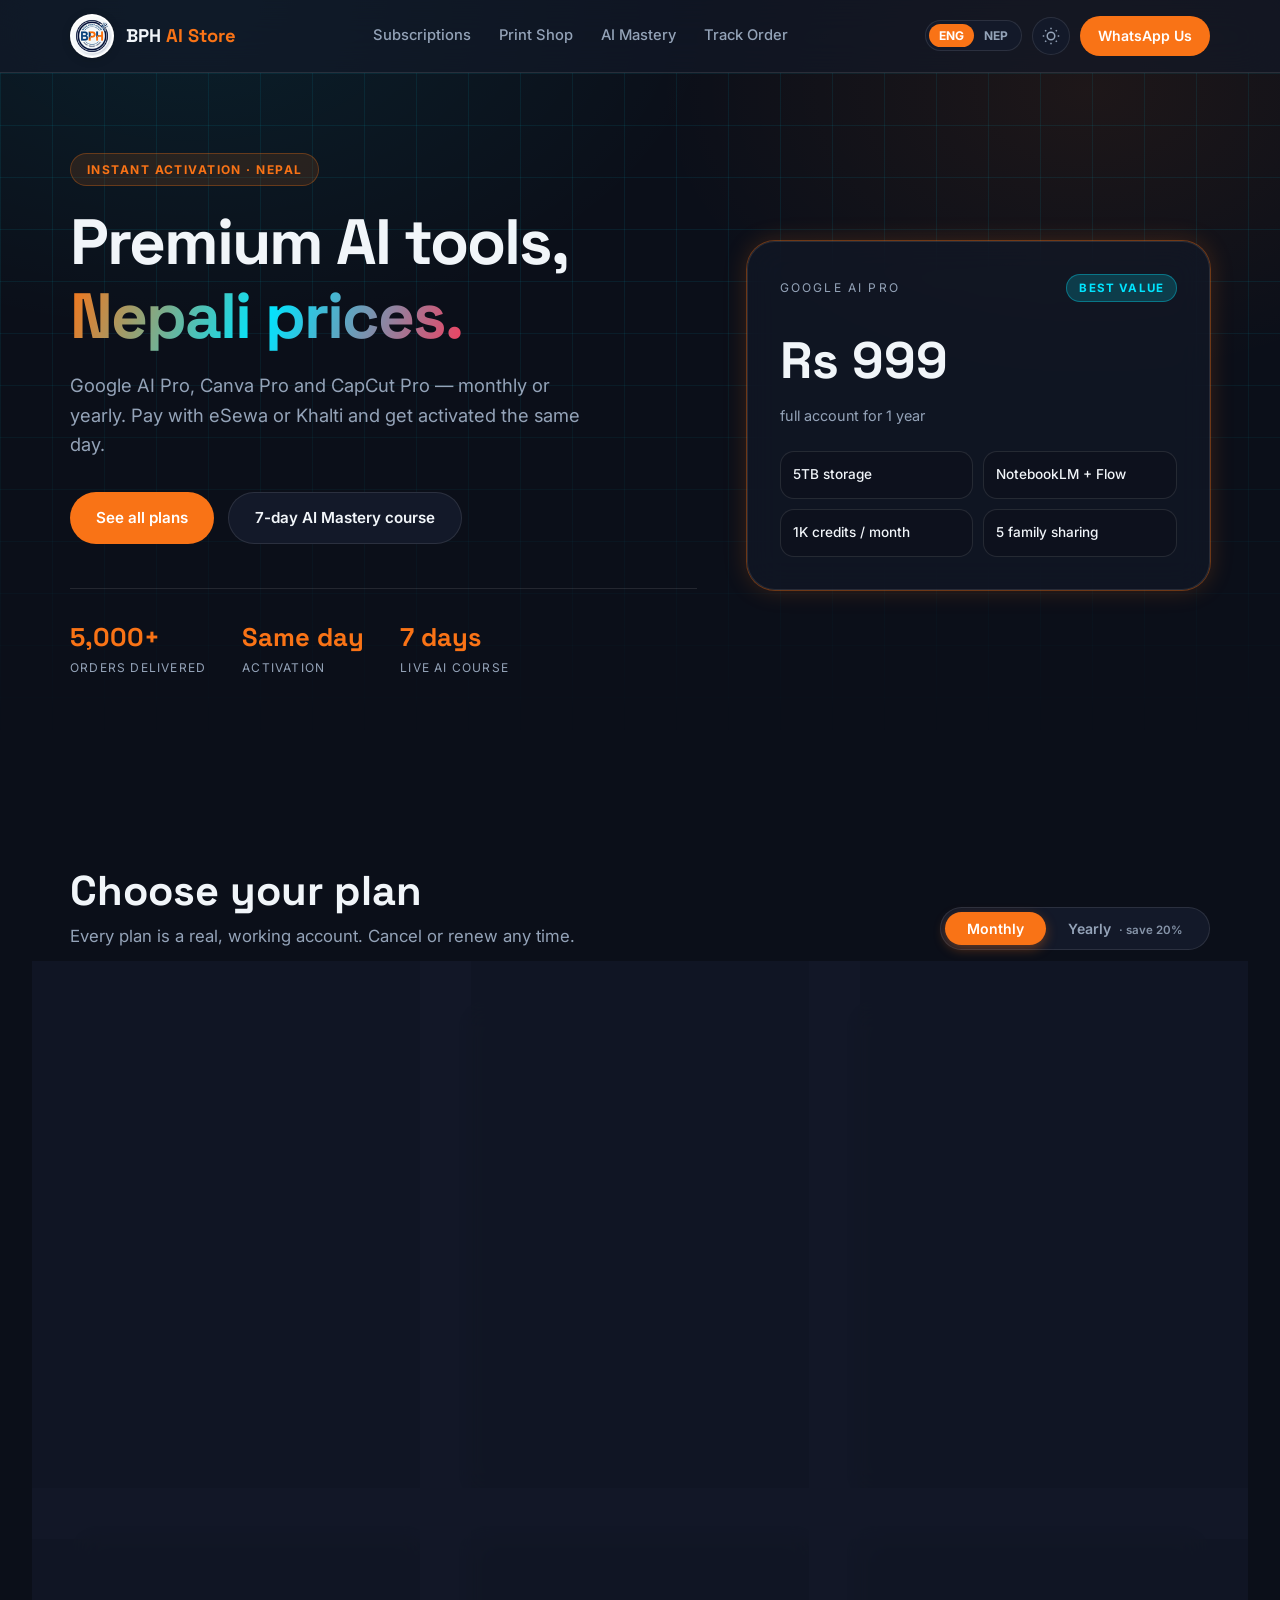
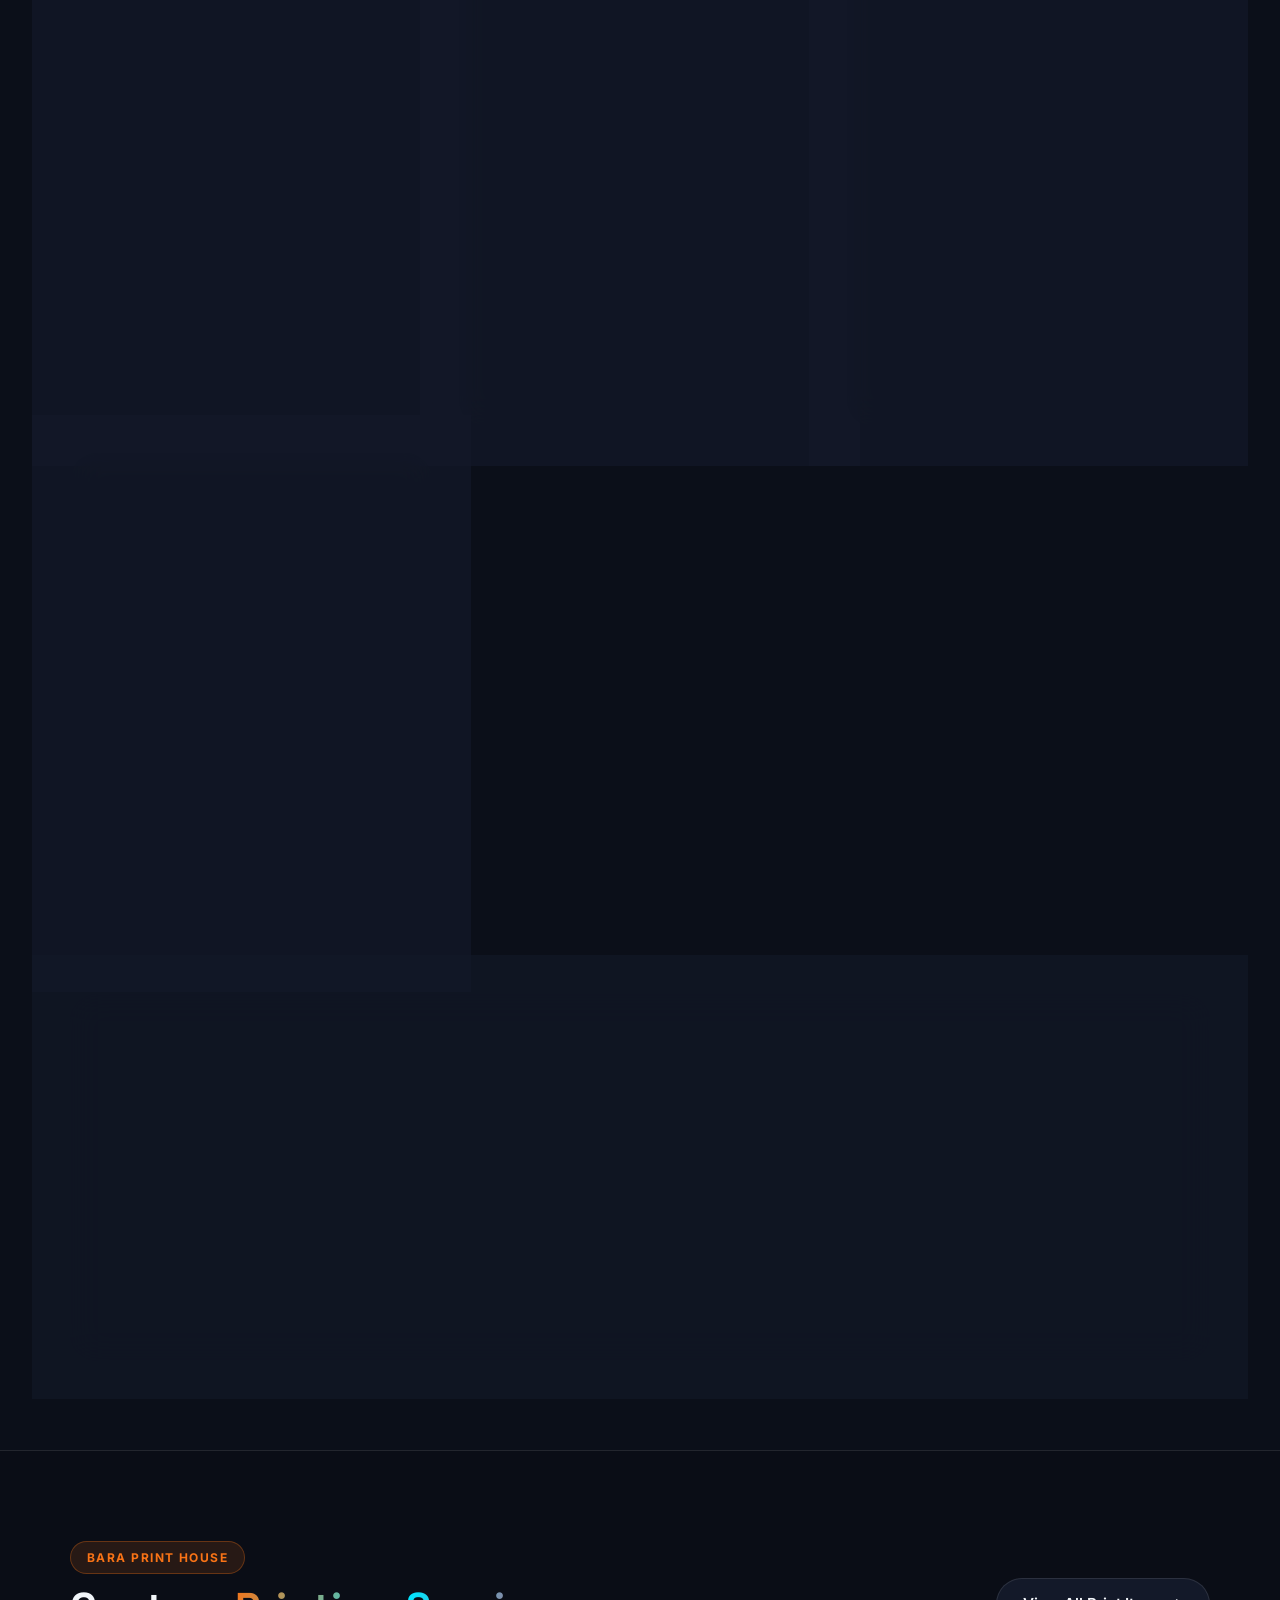
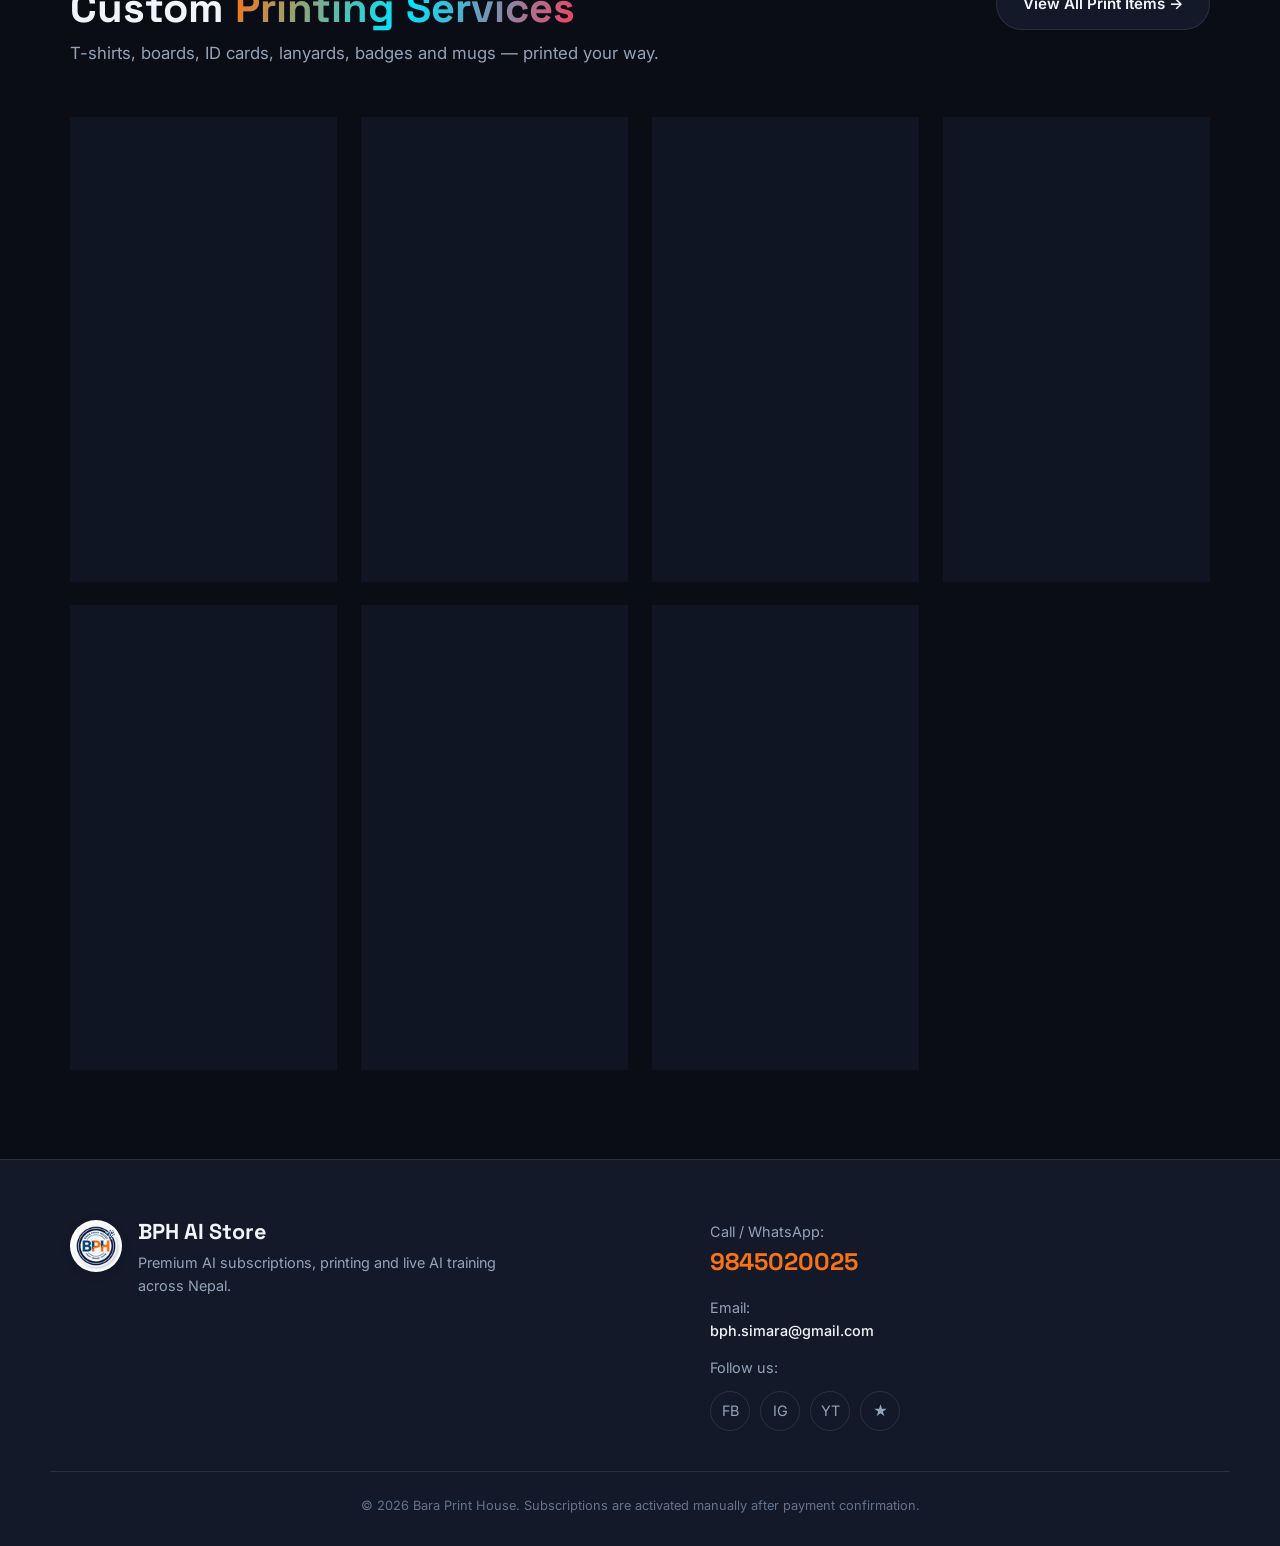
<file: index.html>
<!DOCTYPE html>
<html lang="en">
<head>
  <meta charset="UTF-8">
  <meta name="viewport" content="width=device-width, initial-scale=1.0">
  <title>AI Subscriptions in Nepal — Google AI Pro, Canva Pro, CapCut Pro | BPH AI Store</title>
  <meta name="description" content="Buy Google AI Pro, Canva Pro, CapCut Pro, ChatGPT Plus and more at Nepali rupee prices. Monthly or yearly, activated fast, plus a 7-day live AI Mastery course.">
  <link rel="icon" type="image/png" href="assets/favicon.png">
  <link rel="stylesheet" href="css/styles.css">
</head>
<body>

  <!-- Site Header -->
  <header class="site-header">
    <div class="container header-inner">
      <a href="index.html" class="brand-logo">
        <img src="assets/bph-logo.png" alt="Bara Print House" class="brand-icon">
        <span class="brand-title">BPH <span>AI Store</span></span>
      </a>

      <nav class="nav-links">
        <a href="#plans" class="nav-link" data-i18n="nav_subs">Subscriptions</a>
        <a href="printing.html" class="nav-link" data-i18n="nav_print">Print Shop</a>
        <a href="course.html" class="nav-link" data-i18n="nav_course">AI Mastery</a>
        <a href="track.html" class="nav-link" data-i18n="nav_track">Track Order</a>
      </nav>

      <div class="header-actions">
        <!-- Language Switcher -->
        <div class="lang-toggle">
          <button type="button" class="lang-btn active" data-lang="en">ENG</button>
          <button type="button" class="lang-btn" data-lang="np">NEP</button>
        </div>

        <!-- Theme Toggle -->
        <button type="button" id="themeToggleBtn" class="icon-btn" aria-label="Toggle Theme">
          <svg width="18" height="18" viewBox="0 0 24 24" fill="none" stroke="currentColor" stroke-width="2"><circle cx="12" cy="12" r="5"></circle><line x1="12" y1="1" x2="12" y2="3"></line><line x1="12" y1="21" x2="12" y2="23"></line><line x1="4.22" y1="4.22" x2="5.64" y2="5.64"></line><line x1="18.36" y1="18.36" x2="19.78" y2="19.78"></line><line x1="1" y1="12" x2="3" y2="12"></line><line x1="21" y1="12" x2="23" y2="12"></line><line x1="4.22" y1="19.78" x2="5.64" y2="18.36"></line><line x1="18.36" y1="5.64" x2="19.78" y2="4.22"></line></svg>
        </button>

        <!-- WhatsApp Us -->
        <a href="https://wa.me/9779845020025" target="_blank" rel="noreferrer" class="btn-whatsapp">
          <span data-i18n="whatsapp_us">WhatsApp Us</span>
        </a>

        <!-- Mobile Menu Hamburger -->
        <button type="button" id="mobileMenuBtn" class="mobile-menu-btn" aria-label="Open Menu">
          ☰
        </button>
      </div>
    </div>
  </header>

  <main>
    <!-- Hero Section -->
    <section class="hero-section">
      <div class="grid-floor"></div>
      <div class="container hero-grid">
        <div class="hero-content">
          <span class="hero-badge" data-i18n="hero_badge">Instant activation · Nepal</span>
          <h1 class="hero-title">
            <span data-i18n="hero_title_1">Premium AI tools,</span><br>
            <span class="text-gradient" data-i18n="hero_title_2">Nepali prices.</span>
          </h1>
          <p class="hero-desc" data-i18n="hero_desc">
            Google AI Pro, Canva Pro and CapCut Pro — monthly or yearly. Pay with eSewa or Khalti and get activated the same day.
          </p>
          <div class="hero-buttons">
            <a href="#plans" class="btn-primary" data-i18n="btn_see_plans">See all plans</a>
            <a href="course.html" class="btn-secondary" data-i18n="btn_ai_course">7-day AI Mastery course</a>
          </div>
          <div class="hero-stats">
            <div class="stat-item">
              <div class="stat-num">5,000+</div>
              <div class="stat-label" data-i18n="stat_delivered">Orders delivered</div>
            </div>
            <div class="stat-item">
              <div class="stat-num">Same day</div>
              <div class="stat-label" data-i18n="stat_activation">Activation</div>
            </div>
            <div class="stat-item">
              <div class="stat-num">7 days</div>
              <div class="stat-label" data-i18n="stat_course">Live AI course</div>
            </div>
          </div>
        </div>

        <!-- 3D Floating Hero Card -->
        <div class="scene-3d">
          <div class="tilt-card floating-hero-card glass glow-ring">
            <div class="hero-card-header">
              <span style="font-size:0.75rem; text-transform:uppercase; letter-spacing:0.18em; color:var(--text-muted);">
                Google AI Pro
              </span>
              <span class="badge-pill badge-accent">Best value</span>
            </div>
            <div class="hero-card-price">Rs 999</div>
            <div class="hero-card-sub">full account for 1 year</div>
            <div class="hero-card-grid">
              <div class="card-feature-box">5TB storage</div>
              <div class="card-feature-box">NotebookLM + Flow</div>
              <div class="card-feature-box">1K credits / month</div>
              <div class="card-feature-box">5 family sharing</div>
            </div>
          </div>
        </div>
      </div>
    </section>

    <!-- Plans Section -->
    <section id="plans" class="section">
      <div class="container">
        <div class="section-head">
          <div>
            <h2 class="section-title" data-i18n="choose_plan">Choose your plan</h2>
            <p class="section-subtitle" data-i18n="plan_subtitle">
              Every plan is a real, working account. Cancel or renew any time.
            </p>
          </div>
          <div class="cycle-toggle">
            <button type="button" class="cycle-btn active" data-cycle="monthly">
              <span data-i18n="monthly">Monthly</span>
            </button>
            <button type="button" class="cycle-btn" data-cycle="yearly">
              <span data-i18n="yearly">Yearly</span>
              <span class="save-badge" data-i18n="save_badge">· save 20%</span>
            </button>
          </div>
        </div>

        <!-- Dynamic Plans Grid -->
        <div id="plansGrid" class="plans-grid">
          <!-- Populated by app.js -->
        </div>

        <!-- 7-Day AI Mastery Course Highlight -->
        <div class="course-banner glass glow-ring">
          <div class="course-glow"></div>
          <div class="course-grid">
            <div>
              <span class="badge-pill badge-accent" style="display:inline-block; margin-bottom: 14px;">Limited seats</span>
              <h2 style="font-size: 2.6rem; margin-bottom: 14px;">
                7-Day <span class="text-gradient">AI Mastery</span> Course
              </h2>
              <p style="color: var(--text-muted); font-size: 1.05rem; margin-bottom: 22px;">
                Seven days of live practical AI classes on Google Meet: prompting, content, design, video, ads and monetisation.
              </p>
              <ul style="display: grid; grid-template-columns: repeat(auto-fit, minmax(200px, 1fr)); gap: 10px; list-style: none;">
                <li style="display:flex; align-items:center; gap:8px; font-size:0.9rem;">
                  <span class="bullet-dot" style="background:var(--accent);"></span> 7 days live on Google Meet
                </li>
                <li style="display:flex; align-items:center; gap:8px; font-size:0.9rem;">
                  <span class="bullet-dot" style="background:var(--accent);"></span> Lifetime recording access
                </li>
                <li style="display:flex; align-items:center; gap:8px; font-size:0.9rem;">
                  <span class="bullet-dot" style="background:var(--accent);"></span> Nepali fonts & templates
                </li>
                <li style="display:flex; align-items:center; gap:8px; font-size:0.9rem;">
                  <span class="bullet-dot" style="background:var(--accent);"></span> Certificate of completion
                </li>
              </ul>
            </div>
            <div class="course-pricing-box">
              <span style="font-size: 0.75rem; text-transform: uppercase; letter-spacing: 0.2em; color: var(--text-muted);">
                One-time fee
              </span>
              <div style="font-family: var(--font-display); font-size: 3.2rem; font-weight: 800; color: var(--accent);">
                Rs 999
              </div>
              <button class="btn-primary" onclick="openCheckout('ai-mastery-course', 'monthly')" data-i18n="book_seat">
                Book my seat
              </button>
              <a href="course.html" style="font-size: 0.88rem; color: var(--primary); text-decoration: underline;">
                See full curriculum →
              </a>
            </div>
          </div>
        </div>

      </div>
    </section>

    <!-- Print Shop Spotlight Section -->
    <section class="section" style="border-top: 1px solid var(--border-color); background: rgba(0,0,0,0.1);">
      <div class="container">
        <div class="section-head" style="align-items: center;">
          <div>
            <span class="hero-badge" style="margin-bottom: 10px;">Bara Print House</span>
            <h2 class="section-title">Custom <span class="text-gradient">Printing Services</span></h2>
            <p class="section-subtitle">T-shirts, boards, ID cards, lanyards, badges and mugs — printed your way.</p>
          </div>
          <a href="printing.html" class="btn-secondary">View All Print Items →</a>
        </div>

        <div id="printProductsGrid" class="print-grid">
          <!-- Populated by app.js -->
        </div>
      </div>
    </section>
  </main>

  <!-- Checkout Modal -->
  <div id="checkoutModal" class="modal-overlay">
    <div class="modal-content">
      <button type="button" class="modal-close-btn" onclick="closeCheckout()">&times;</button>
      
      <!-- Checkout Form -->
      <form id="checkoutForm">
        <h3 id="checkoutProductName" style="font-size: 1.6rem; margin-bottom: 4px;">Product Name</h3>
        <p id="checkoutProductPrice" style="color: var(--primary); font-weight: 700; font-size: 1.15rem; margin-bottom: 16px;">Rs 0</p>

        <!-- Fonepay QR -->
        <div class="qr-box">
          <p style="font-weight: 700; font-size: 0.95rem;" data-i18n="pay_title">Pay with Fonepay QR</p>
          <img src="assets/bph-fonepay-qr.png" alt="BPH Fonepay QR">
          <p style="font-size: 0.78rem; color: var(--text-muted); margin-top: 6px;" data-i18n="pay_note">
            Scan the QR, pay, then send us the screenshot on WhatsApp.
          </p>
          <p style="font-size: 0.75rem; color: var(--text-dim); margin-top: 4px;">
            bph.simara@gmail.com · +977 9845020025
          </p>
        </div>

        <div class="form-row">
          <div class="form-group">
            <label class="form-label" for="full_name">Full Name</label>
            <input type="text" id="full_name" name="full_name" class="form-input" required placeholder="Your name">
          </div>
          <div class="form-group">
            <label class="form-label" for="phone">WhatsApp Number</label>
            <input type="tel" id="phone" name="phone" class="form-input" required placeholder="98XXXXXXXX">
          </div>
        </div>

        <div class="form-group">
          <label class="form-label" for="email">Gmail / Email</label>
          <input type="email" id="email" name="email" class="form-input" required placeholder="you@gmail.com">
        </div>

        <div class="form-group">
          <label class="form-label" for="payment_method">Payment Method</label>
          <select id="payment_method" name="payment_method" class="form-select">
            <option value="Fonepay QR / eSewa">Fonepay QR / eSewa</option>
            <option value="Khalti">Khalti</option>
            <option value="Bank Transfer">Bank Transfer</option>
            <option value="Cash / Office Visit">Cash / Office Visit</option>
          </select>
        </div>

        <div class="form-group">
          <label class="form-label" for="note">Note (Optional)</label>
          <textarea id="note" name="note" class="form-textarea" rows="2" placeholder="Any specific instructions?"></textarea>
        </div>

        <button type="submit" id="checkoutSubmitBtn" class="btn-primary" style="width: 100%; margin-top: 10px;">
          Confirm Order
        </button>
        <p style="font-size: 0.75rem; color: var(--text-dim); text-align: center; margin-top: 10px;">
          Your order will be instantly shared to our WhatsApp (+977 9845020025).
        </p>
      </form>

      <!-- Order Success State -->
      <div id="checkoutSuccess" style="display: none; text-align: center; padding: 10px 0;">
        <span class="badge-pill badge-accent" style="margin-bottom: 12px; display:inline-block;">Order Placed</span>
        <h3 style="font-size: 1.8rem; margin-bottom: 6px;">Order Reference</h3>
        <p id="successReference" class="text-gradient" style="font-family: var(--font-display); font-size: 2.4rem; font-weight: 800; margin: 10px 0;"></p>
        
        <img src="assets/bph-fonepay-qr.png" alt="Payment QR" style="width: 170px; margin: 10px auto; border-radius: 12px; background: #fff; padding: 6px; display: block;">
        
        <p style="font-size: 0.85rem; color: var(--text-muted); margin: 12px 0 20px;">
          Scan and pay, then tap below to send the confirmation to our WhatsApp.
        </p>

        <a id="successWaBtn" href="#" target="_blank" class="btn-primary" style="width: 100%; margin-bottom: 10px;">
          Send Details on WhatsApp
        </a>
        <button type="button" class="btn-secondary" style="width: 100%;" onclick="closeCheckout()">
          Done
        </button>
      </div>

    </div>
  </div>

  <!-- Site Footer -->
  <footer class="site-footer">
    <div class="container footer-grid">
      <div style="display: flex; gap: 16px; align-items: flex-start;">
        <img src="assets/bph-logo.png" alt="Bara Print House" class="brand-icon" style="width: 52px; height: 52px;">
        <div>
          <h4 style="font-size: 1.35rem; margin-bottom: 6px;">BPH AI Store</h4>
          <p style="color: var(--text-muted); font-size: 0.9rem; max-width: 380px;" data-i18n="footer_tag">
            Premium AI subscriptions, printing and live AI training across Nepal.
          </p>
        </div>
      </div>

      <div style="display: flex; flex-direction: column; gap: 14px; font-size: 0.9rem;">
        <div>
          <span style="color: var(--text-muted);" data-i18n="call_whatsapp">Call / WhatsApp:</span><br>
          <a href="tel:9845020025" style="font-family: var(--font-display); font-size: 1.5rem; font-weight: 700; color: var(--primary);">
            9845020025
          </a>
        </div>
        <div>
          <span style="color: var(--text-muted);" data-i18n="email">Email:</span><br>
          <a href="mailto:bph.simara@gmail.com" style="color: var(--text-main); font-weight: 500;">
            bph.simara@gmail.com
          </a>
        </div>
        <div>
          <span style="color: var(--text-muted);" data-i18n="follow">Follow us:</span>
          <div class="footer-socials">
            <a href="https://www.facebook.com/profile.php?id=61593131223547" target="_blank" rel="noreferrer" class="social-link" title="Facebook">FB</a>
            <a href="https://www.instagram.com/baraprinthouse/" target="_blank" rel="noreferrer" class="social-link" title="Instagram">IG</a>
            <a href="https://youtube.com/@baraprinthouse" target="_blank" rel="noreferrer" class="social-link" title="YouTube">YT</a>
            <a href="https://g.page/r/CXNHZ5RWGNJfEAE/review" target="_blank" rel="noreferrer" class="social-link" title="Google Review">★</a>
          </div>
        </div>
      </div>
    </div>

    <div class="container footer-bottom">
      © <span id="curYear"></span> Bara Print House. Subscriptions are activated manually after payment confirmation.
    </div>
  </footer>

  <script src="js/app.js"></script>
  <script>
    document.getElementById("curYear").textContent = new Date().getFullYear();
  </script>
</body>
</html>
</file>
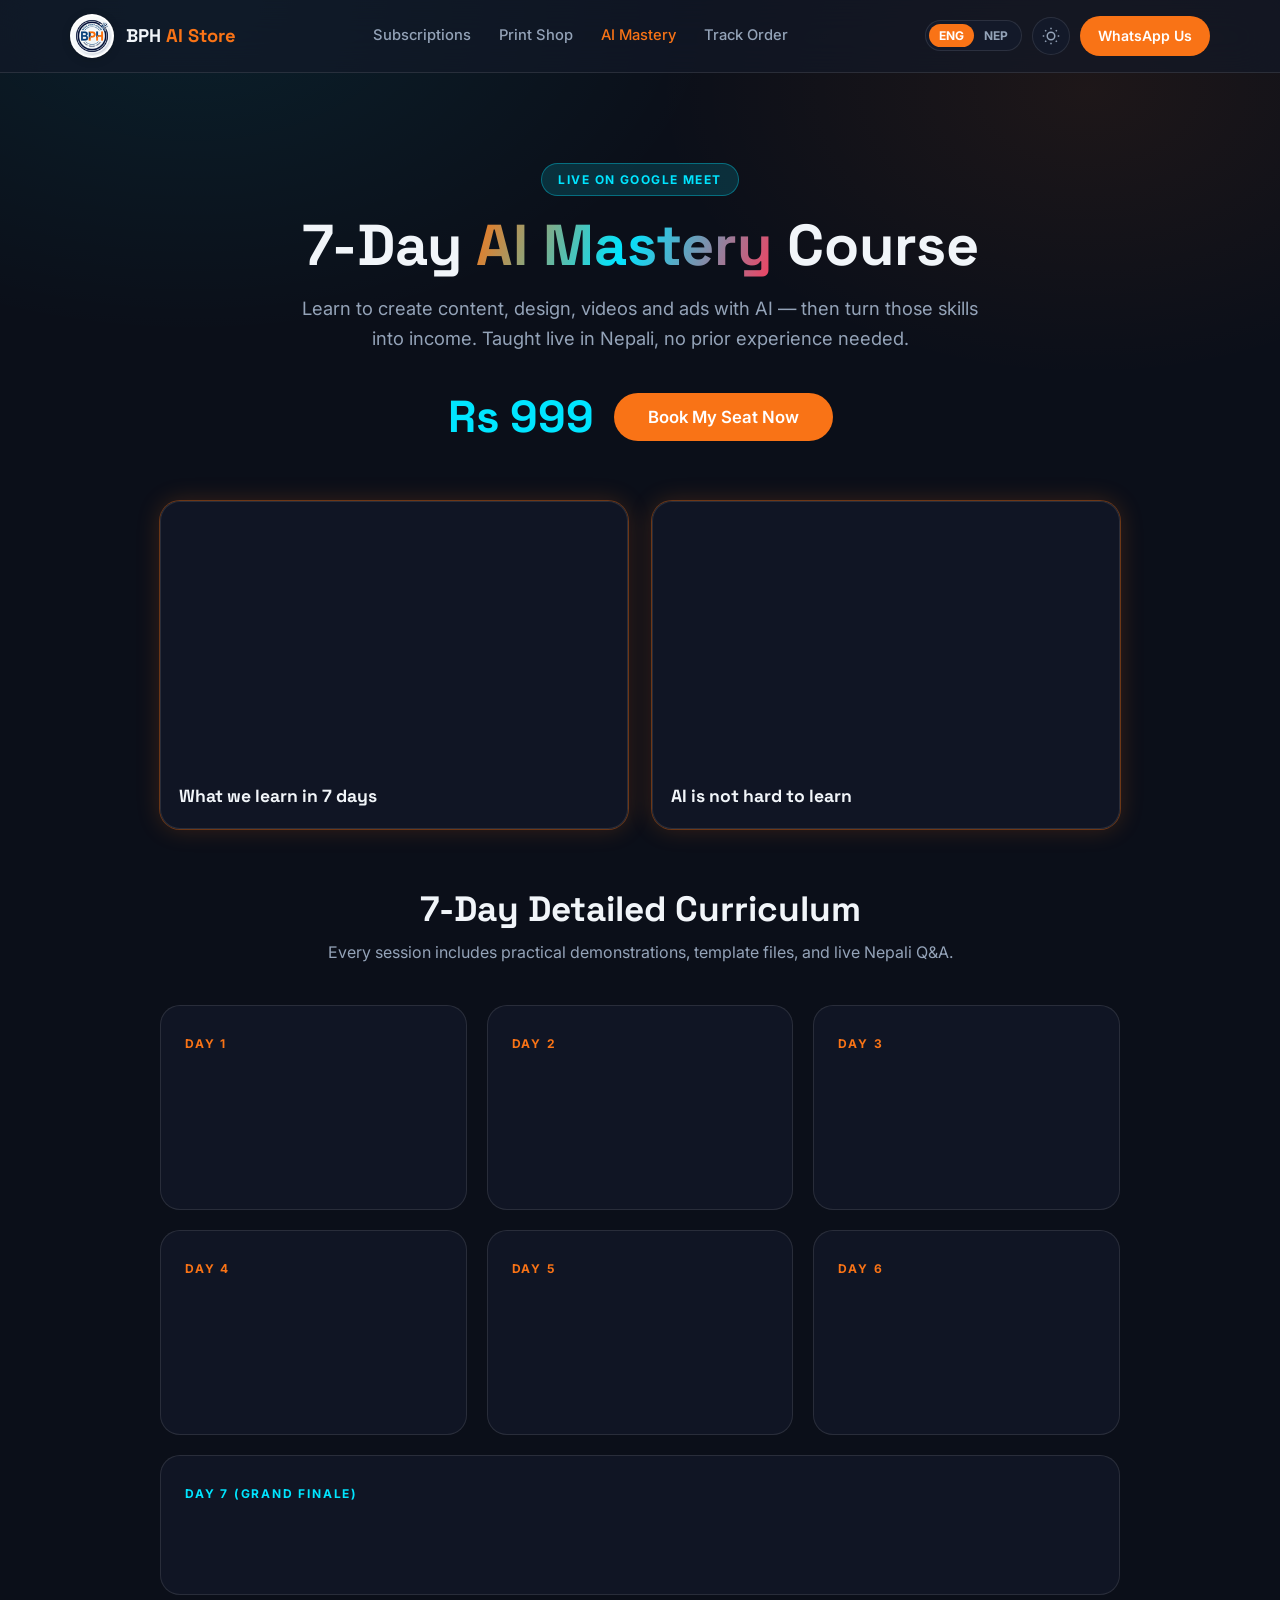
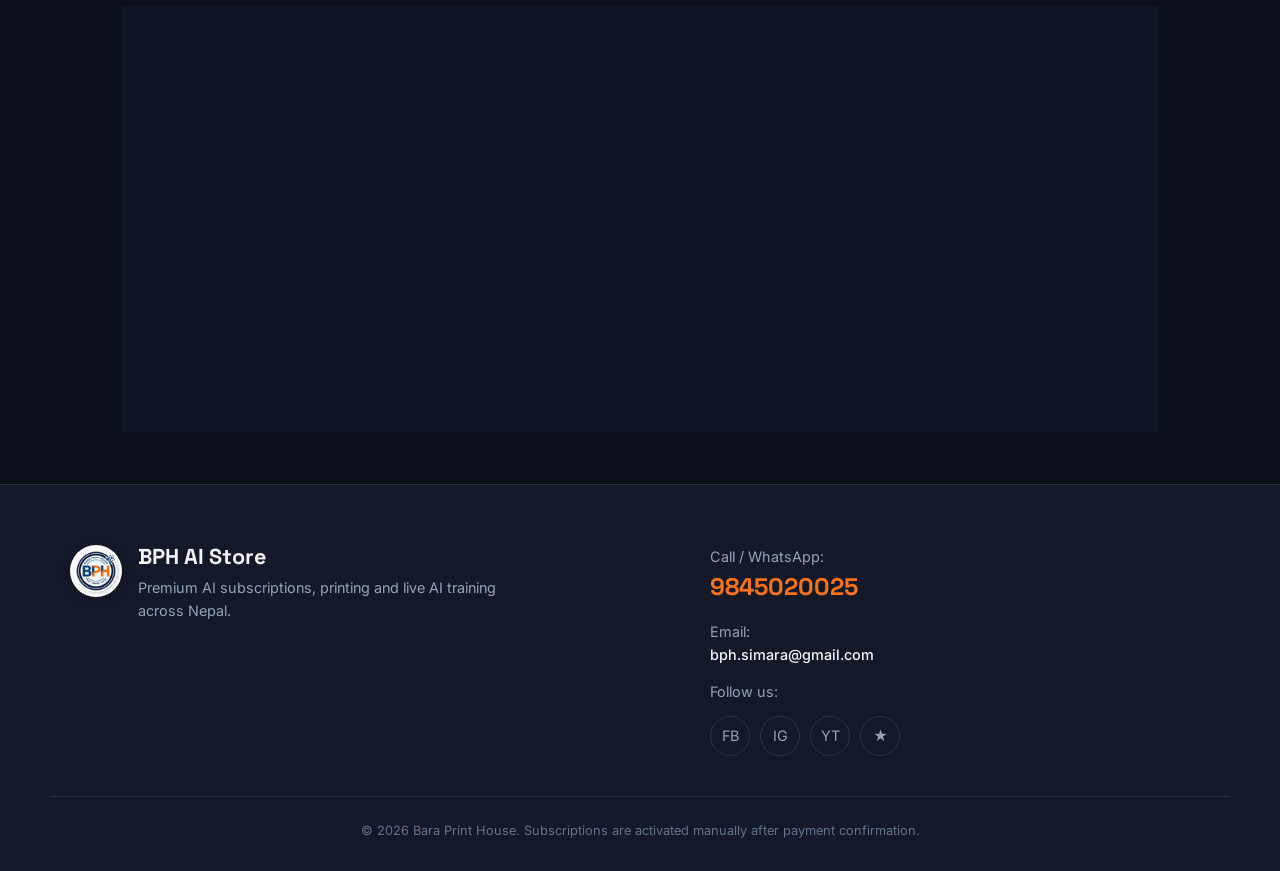
<file: course.html>
<!DOCTYPE html>
<html lang="en">
<head>
  <meta charset="UTF-8">
  <meta name="viewport" content="width=device-width, initial-scale=1.0">
  <title>7-Day AI Mastery Course — Live Online Training in Nepali | BPH</title>
  <meta name="description" content="Learn ChatGPT, Canva AI, CapCut, Veo, Suno and Meta Ads in 7 days of live practical classes on Google Meet. Rs 999, lifetime recordings and templates included.">
  <link rel="icon" type="image/png" href="assets/favicon.png">
  <link rel="stylesheet" href="css/styles.css">
  <style>
    .video-grid {
      display: grid;
      grid-template-columns: 1fr 1fr;
      gap: 24px;
      margin: 48px 0;
    }
    .video-card {
      border-radius: var(--radius-lg);
      overflow: hidden;
      border: 1px solid var(--surface-border);
      background: var(--card-bg);
    }
    .video-wrapper {
      position: relative;
      padding-bottom: 56.25%;
      height: 0;
      overflow: hidden;
    }
    .video-wrapper iframe {
      position: absolute;
      top: 0;
      left: 0;
      width: 100%;
      height: 100%;
      border: 0;
    }
    .curriculum-grid {
      display: grid;
      grid-template-columns: repeat(auto-fit, minmax(300px, 1fr));
      gap: 20px;
      margin: 40px 0;
    }
    .curriculum-card {
      background: var(--card-bg);
      border: 1px solid var(--surface-border);
      border-radius: var(--radius-lg);
      padding: 24px;
      height: 100%;
    }
    @media (max-width: 768px) {
      .video-grid {
        grid-template-columns: 1fr;
      }
    }
  </style>
</head>
<body>

  <!-- Site Header -->
  <header class="site-header">
    <div class="container header-inner">
      <a href="index.html" class="brand-logo">
        <img src="assets/bph-logo.png" alt="Bara Print House" class="brand-icon">
        <span class="brand-title">BPH <span>AI Store</span></span>
      </a>

      <nav class="nav-links">
        <a href="index.html#plans" class="nav-link" data-i18n="nav_subs">Subscriptions</a>
        <a href="printing.html" class="nav-link" data-i18n="nav_print">Print Shop</a>
        <a href="course.html" class="nav-link active" data-i18n="nav_course">AI Mastery</a>
        <a href="track.html" class="nav-link" data-i18n="nav_track">Track Order</a>
      </nav>

      <div class="header-actions">
        <!-- Language Switcher -->
        <div class="lang-toggle">
          <button type="button" class="lang-btn active" data-lang="en">ENG</button>
          <button type="button" class="lang-btn" data-lang="np">NEP</button>
        </div>

        <!-- Theme Toggle -->
        <button type="button" id="themeToggleBtn" class="icon-btn" aria-label="Toggle Theme">
          <svg width="18" height="18" viewBox="0 0 24 24" fill="none" stroke="currentColor" stroke-width="2"><circle cx="12" cy="12" r="5"></circle><line x1="12" y1="1" x2="12" y2="3"></line><line x1="12" y1="21" x2="12" y2="23"></line><line x1="4.22" y1="4.22" x2="5.64" y2="5.64"></line><line x1="18.36" y1="18.36" x2="19.78" y2="19.78"></line><line x1="1" y1="12" x2="3" y2="12"></line><line x1="21" y1="12" x2="23" y2="12"></line><line x1="4.22" y1="19.78" x2="5.64" y2="18.36"></line><line x1="18.36" y1="5.64" x2="19.78" y2="4.22"></line></svg>
        </button>

        <!-- WhatsApp Us -->
        <a href="https://wa.me/9779845020025" target="_blank" rel="noreferrer" class="btn-whatsapp">
          <span data-i18n="whatsapp_us">WhatsApp Us</span>
        </a>

        <!-- Mobile Menu Hamburger -->
        <button type="button" id="mobileMenuBtn" class="mobile-menu-btn" aria-label="Open Menu">
          ☰
        </button>
      </div>
    </div>
  </header>

  <main class="section">
    <div class="container" style="max-width: 1000px;">
      
      <!-- Course Hero -->
      <div style="text-align: center; margin-bottom: 40px;">
        <span class="hero-badge" style="background: rgba(var(--accent-rgb), 0.15); border-color: rgba(var(--accent-rgb), 0.35); color: var(--accent); margin-bottom: 16px;">
          Live on Google Meet
        </span>
        <h1 style="font-size: 3.6rem; margin-bottom: 16px;">
          7-Day <span class="text-gradient">AI Mastery</span> Course
        </h1>
        <p style="color: var(--text-muted); font-size: 1.15rem; max-width: 700px; margin: 0 auto 28px;">
          Learn to create content, design, videos and ads with AI — then turn those skills into income. Taught live in Nepali, no prior experience needed.
        </p>
        
        <div style="display: flex; align-items: center; justify-content: center; gap: 20px; flex-wrap: wrap;">
          <div style="font-family: var(--font-display); font-size: 2.8rem; font-weight: 800; color: var(--accent);">
            Rs 999
          </div>
          <button type="button" class="btn-primary" style="padding: 14px 34px; font-size: 1.05rem;" onclick="openCheckout('ai-mastery-course', 'monthly')">
            Book My Seat Now
          </button>
        </div>
      </div>

      <!-- Preview Videos -->
      <div class="video-grid">
        <div class="video-card glass glow-ring">
          <div class="video-wrapper">
            <iframe src="https://www.youtube.com/embed/sdkaf26MCbc" title="What we learn in 7 days" allow="accelerometer; autoplay; clipboard-write; encrypted-media; gyroscope; picture-in-picture" allowfullscreen></iframe>
          </div>
          <div style="padding: 18px; font-family: var(--font-display); font-weight: 700; font-size: 1.1rem;">
            What we learn in 7 days
          </div>
        </div>

        <div class="video-card glass glow-ring">
          <div class="video-wrapper">
            <iframe src="https://www.youtube.com/embed/N4lqIi_SZ3U" title="AI is not hard to learn" allow="accelerometer; autoplay; clipboard-write; encrypted-media; gyroscope; picture-in-picture" allowfullscreen></iframe>
          </div>
          <div style="padding: 18px; font-family: var(--font-display); font-weight: 700; font-size: 1.1rem;">
            AI is not hard to learn
          </div>
        </div>
      </div>

      <!-- Curriculum Details -->
      <div style="margin-top: 60px;">
        <h2 style="font-size: 2.2rem; text-align: center; margin-bottom: 10px;">
          7-Day Detailed Curriculum
        </h2>
        <p style="color: var(--text-muted); text-align: center; margin-bottom: 30px;">
          Every session includes practical demonstrations, template files, and live Nepali Q&amp;A.
        </p>

        <div class="curriculum-grid">
          <div class="curriculum-card tilt-card">
            <span style="font-size: 0.75rem; font-weight: 700; text-transform: uppercase; color: var(--primary); letter-spacing: 0.15em;">Day 1</span>
            <h3 style="font-size: 1.3rem; margin: 8px 0 6px;">AI Foundations & Prompt Writing</h3>
            <p style="color: var(--text-muted); font-size: 0.88rem;">How to talk to ChatGPT and Gemini so they actually deliver quality output for your exact needs.</p>
          </div>

          <div class="curriculum-card tilt-card">
            <span style="font-size: 0.75rem; font-weight: 700; text-transform: uppercase; color: var(--primary); letter-spacing: 0.15em;">Day 2</span>
            <h3 style="font-size: 1.3rem; margin: 8px 0 6px;">Content Engine</h3>
            <p style="color: var(--text-muted); font-size: 0.88rem;">Generate viral scripts, engaging captions, blog articles, and social media posts in Nepali and English.</p>
          </div>

          <div class="curriculum-card tilt-card">
            <span style="font-size: 0.75rem; font-weight: 700; text-transform: uppercase; color: var(--primary); letter-spacing: 0.15em;">Day 3</span>
            <h3 style="font-size: 1.3rem; margin: 8px 0 6px;">Design & Branding with Canva AI</h3>
            <p style="color: var(--text-muted); font-size: 0.88rem;">Professional logos, flex banners, product posters, social kits and custom Nepali typography fonts.</p>
          </div>

          <div class="curriculum-card tilt-card">
            <span style="font-size: 0.75rem; font-weight: 700; text-transform: uppercase; color: var(--primary); letter-spacing: 0.15em;">Day 4</span>
            <h3 style="font-size: 1.3rem; margin: 8px 0 6px;">AI Video & Audio Production</h3>
            <p style="color: var(--text-muted); font-size: 0.88rem;">High quality AI video generation (Veo, Kling), realistic voice cloning and studio-quality dubbing.</p>
          </div>

          <div class="curriculum-card tilt-card">
            <span style="font-size: 0.75rem; font-weight: 700; text-transform: uppercase; color: var(--primary); letter-spacing: 0.15em;">Day 5</span>
            <h3 style="font-size: 1.3rem; margin: 8px 0 6px;">Editing with CapCut Pro</h3>
            <p style="color: var(--text-muted); font-size: 0.88rem;">Fast reel & TikTok editing, automatic captions, seamless transitions, and high-conversion hooks.</p>
          </div>

          <div class="curriculum-card tilt-card">
            <span style="font-size: 0.75rem; font-weight: 700; text-transform: uppercase; color: var(--primary); letter-spacing: 0.15em;">Day 6</span>
            <h3 style="font-size: 1.3rem; margin: 8px 0 6px;">Meta Ads & Publishing</h3>
            <p style="color: var(--text-muted); font-size: 0.88rem;">Run targeted Facebook & Instagram ads that bring genuine paying customers to your business.</p>
          </div>

          <div class="curriculum-card tilt-card" style="grid-column: 1 / -1;">
            <span style="font-size: 0.75rem; font-weight: 700; text-transform: uppercase; color: var(--accent); letter-spacing: 0.15em;">Day 7 (Grand Finale)</span>
            <h3 style="font-size: 1.4rem; margin: 8px 0 6px;">Monetisation & Freelance Blueprint</h3>
            <p style="color: var(--text-muted); font-size: 0.95rem;">Client outreach scripts, packaging AI services, setting competitive prices in Nepal, and landing freelance gigs.</p>
          </div>
        </div>
      </div>

      <!-- Everything Included Box -->
      <div class="glass glow-ring" style="border-radius: var(--radius-xl); padding: 50px 30px; text-align: center; margin-top: 50px;">
        <h2 style="font-size: 2.3rem; margin-bottom: 20px;">Everything Included For Rs 999</h2>
        <ul style="display: grid; grid-template-columns: repeat(auto-fit, minmax(240px, 1fr)); gap: 14px; text-align: left; max-width: 650px; margin: 0 auto 32px; list-style: none;">
          <li style="display:flex; align-items:center; gap:10px;"><span class="bullet-dot" style="background:var(--accent);"></span> 7 days live training on Google Meet</li>
          <li style="display:flex; align-items:center; gap:10px;"><span class="bullet-dot" style="background:var(--accent);"></span> Lifetime access to class recordings</li>
          <li style="display:flex; align-items:center; gap:10px;"><span class="bullet-dot" style="background:var(--accent);"></span> Ready-to-use Nepali prompt templates</li>
          <li style="display:flex; align-items:center; gap:10px;"><span class="bullet-dot" style="background:var(--accent);"></span> Canva design kits & font packs</li>
          <li style="display:flex; align-items:center; gap:10px;"><span class="bullet-dot" style="background:var(--accent);"></span> WhatsApp community group support</li>
          <li style="display:flex; align-items:center; gap:10px;"><span class="bullet-dot" style="background:var(--accent);"></span> Verified Certificate of Completion</li>
        </ul>
        <button type="button" class="btn-primary" style="padding: 14px 40px; font-size: 1.05rem;" onclick="openCheckout('ai-mastery-course', 'monthly')">
          Enrol Now · Rs 999
        </button>
      </div>

    </div>
  </main>

  <!-- Checkout Modal -->
  <div id="checkoutModal" class="modal-overlay">
    <div class="modal-content">
      <button type="button" class="modal-close-btn" onclick="closeCheckout()">&times;</button>
      
      <!-- Checkout Form -->
      <form id="checkoutForm">
        <h3 id="checkoutProductName" style="font-size: 1.6rem; margin-bottom: 4px;">7-Day AI Mastery Course</h3>
        <p id="checkoutProductPrice" style="color: var(--primary); font-weight: 700; font-size: 1.15rem; margin-bottom: 16px;">Rs 999</p>

        <!-- Fonepay QR -->
        <div class="qr-box">
          <p style="font-weight: 700; font-size: 0.95rem;">Pay with Fonepay QR</p>
          <img src="assets/bph-fonepay-qr.png" alt="BPH Fonepay QR">
          <p style="font-size: 0.78rem; color: var(--text-muted); margin-top: 6px;">
            Scan the QR, pay Rs 999, then send us the screenshot on WhatsApp.
          </p>
          <p style="font-size: 0.75rem; color: var(--text-dim); margin-top: 4px;">
            bph.simara@gmail.com · +977 9845020025
          </p>
        </div>

        <div class="form-row">
          <div class="form-group">
            <label class="form-label" for="full_name">Full Name</label>
            <input type="text" id="full_name" name="full_name" class="form-input" required placeholder="Your name">
          </div>
          <div class="form-group">
            <label class="form-label" for="phone">WhatsApp Number</label>
            <input type="tel" id="phone" name="phone" class="form-input" required placeholder="98XXXXXXXX">
          </div>
        </div>

        <div class="form-group">
          <label class="form-label" for="email">Gmail / Email</label>
          <input type="email" id="email" name="email" class="form-input" required placeholder="you@gmail.com">
        </div>

        <div class="form-group">
          <label class="form-label" for="payment_method">Payment Method</label>
          <select id="payment_method" name="payment_method" class="form-select">
            <option value="Fonepay QR / eSewa">Fonepay QR / eSewa</option>
            <option value="Khalti">Khalti</option>
            <option value="Bank Transfer">Bank Transfer</option>
            <option value="Cash / Office Visit">Cash / Office Visit</option>
          </select>
        </div>

        <div class="form-group">
          <label class="form-label" for="note">Note (Optional)</label>
          <textarea id="note" name="note" class="form-textarea" rows="2" placeholder="Any specific learning goals?"></textarea>
        </div>

        <button type="submit" id="checkoutSubmitBtn" class="btn-primary" style="width: 100%; margin-top: 10px;">
          Confirm Booking · Rs 999
        </button>
      </form>

      <!-- Order Success State -->
      <div id="checkoutSuccess" style="display: none; text-align: center; padding: 10px 0;">
        <span class="badge-pill badge-accent" style="margin-bottom: 12px; display:inline-block;">Seat Booked</span>
        <h3 style="font-size: 1.8rem; margin-bottom: 6px;">Registration Reference</h3>
        <p id="successReference" class="text-gradient" style="font-family: var(--font-display); font-size: 2.4rem; font-weight: 800; margin: 10px 0;"></p>
        
        <img src="assets/bph-fonepay-qr.png" alt="Payment QR" style="width: 170px; margin: 10px auto; border-radius: 12px; background: #fff; padding: 6px; display: block;">
        
        <p style="font-size: 0.85rem; color: var(--text-muted); margin: 12px 0 20px;">
          Scan and pay, then tap below to send the confirmation to our WhatsApp. We will invite you to the private Google Meet group!
        </p>

        <a id="successWaBtn" href="#" target="_blank" class="btn-primary" style="width: 100%; margin-bottom: 10px;">
          Send Details on WhatsApp
        </a>
        <button type="button" class="btn-secondary" style="width: 100%;" onclick="closeCheckout()">
          Done
        </button>
      </div>

    </div>
  </div>

  <!-- Site Footer -->
  <footer class="site-footer">
    <div class="container footer-grid">
      <div style="display: flex; gap: 16px; align-items: flex-start;">
        <img src="assets/bph-logo.png" alt="Bara Print House" class="brand-icon" style="width: 52px; height: 52px;">
        <div>
          <h4 style="font-size: 1.35rem; margin-bottom: 6px;">BPH AI Store</h4>
          <p style="color: var(--text-muted); font-size: 0.9rem; max-width: 380px;" data-i18n="footer_tag">
            Premium AI subscriptions, printing and live AI training across Nepal.
          </p>
        </div>
      </div>

      <div style="display: flex; flex-direction: column; gap: 14px; font-size: 0.9rem;">
        <div>
          <span style="color: var(--text-muted);" data-i18n="call_whatsapp">Call / WhatsApp:</span><br>
          <a href="tel:9845020025" style="font-family: var(--font-display); font-size: 1.5rem; font-weight: 700; color: var(--primary);">
            9845020025
          </a>
        </div>
        <div>
          <span style="color: var(--text-muted);" data-i18n="email">Email:</span><br>
          <a href="mailto:bph.simara@gmail.com" style="color: var(--text-main); font-weight: 500;">
            bph.simara@gmail.com
          </a>
        </div>
        <div>
          <span style="color: var(--text-muted);" data-i18n="follow">Follow us:</span>
          <div class="footer-socials">
            <a href="https://www.facebook.com/profile.php?id=61593131223547" target="_blank" rel="noreferrer" class="social-link" title="Facebook">FB</a>
            <a href="https://www.instagram.com/baraprinthouse/" target="_blank" rel="noreferrer" class="social-link" title="Instagram">IG</a>
            <a href="https://youtube.com/@baraprinthouse" target="_blank" rel="noreferrer" class="social-link" title="YouTube">YT</a>
            <a href="https://g.page/r/CXNHZ5RWGNJfEAE/review" target="_blank" rel="noreferrer" class="social-link" title="Google Review">★</a>
          </div>
        </div>
      </div>
    </div>

    <div class="container footer-bottom">
      © <span id="curYear"></span> Bara Print House. Subscriptions are activated manually after payment confirmation.
    </div>
  </footer>

  <script src="js/app.js"></script>
  <script>
    document.getElementById("curYear").textContent = new Date().getFullYear();
  </script>
</body>
</html>
</file>
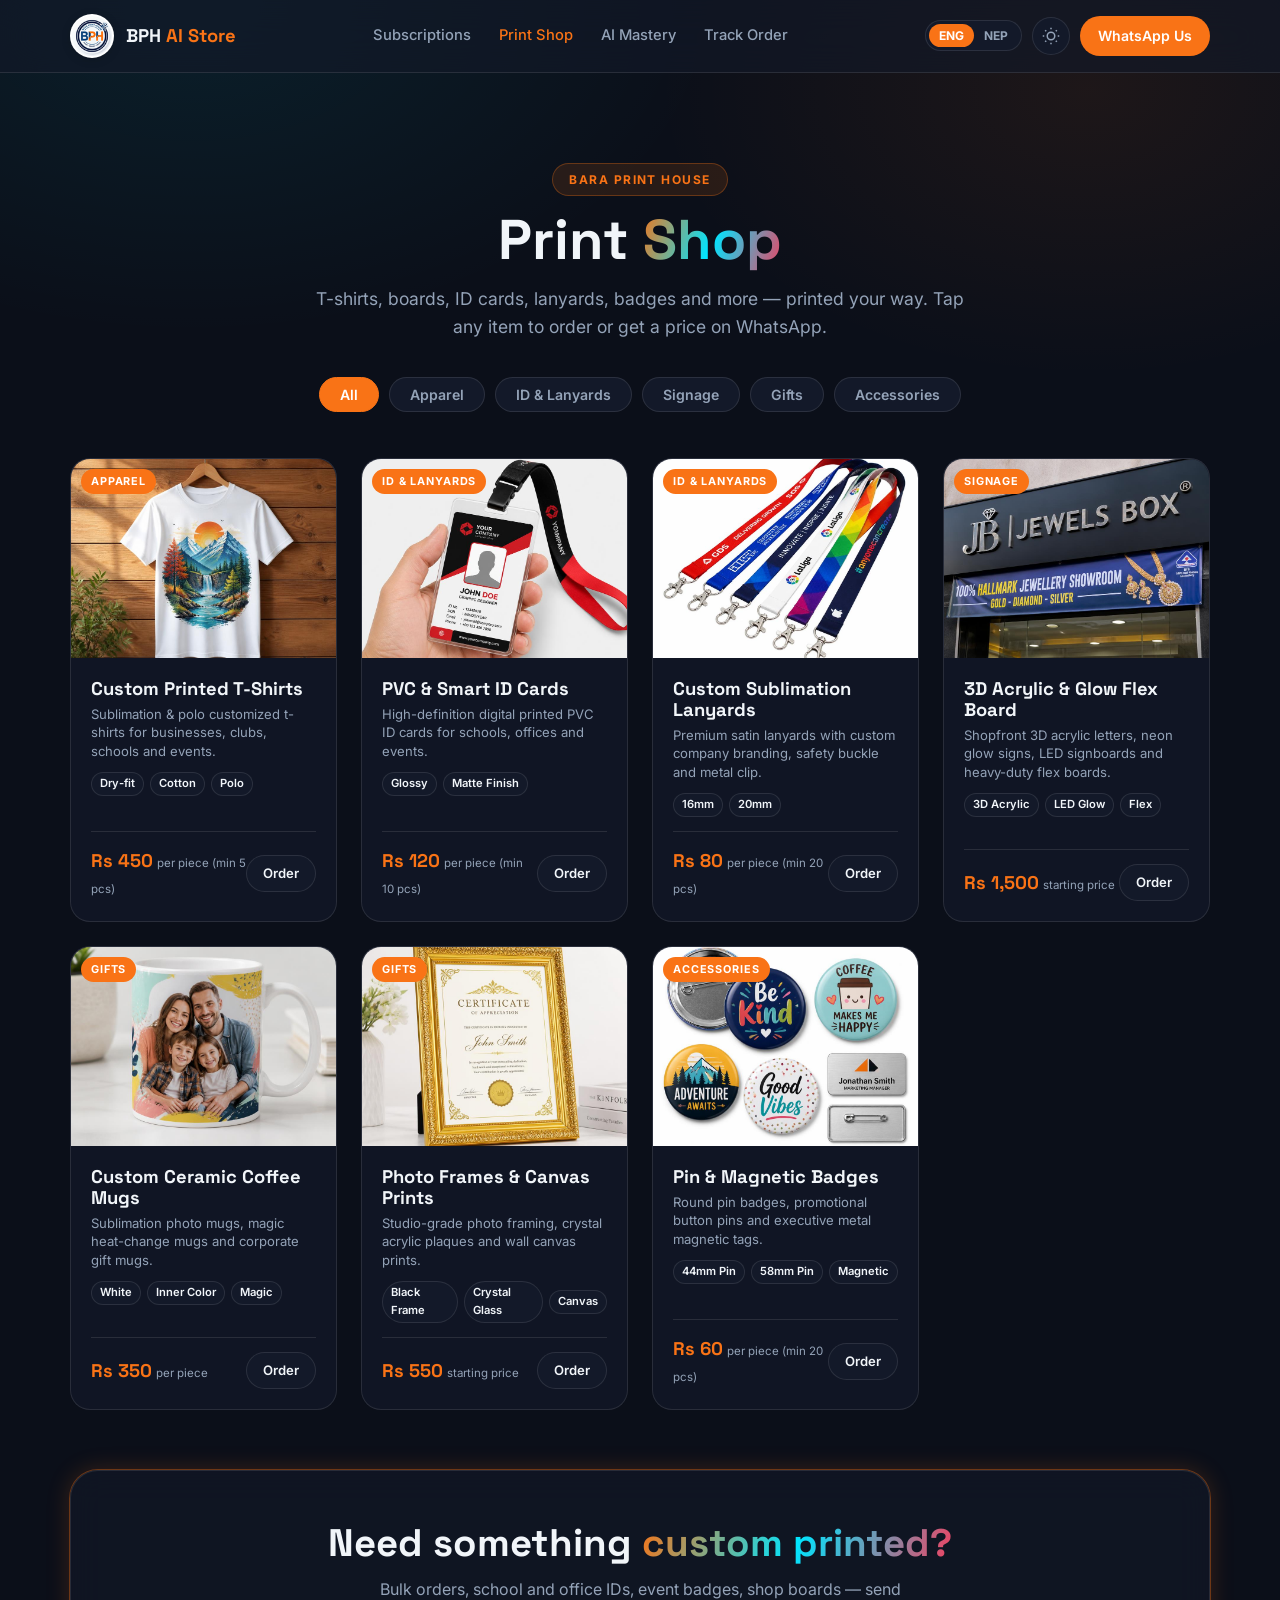
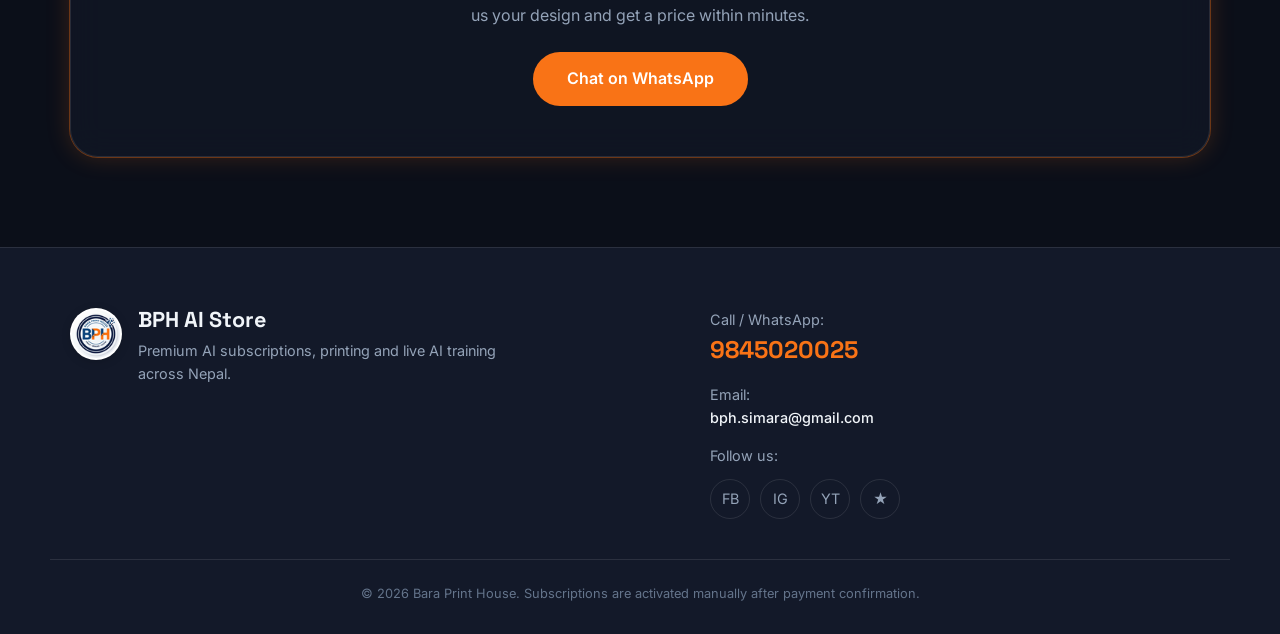
<file: printing.html>
<!DOCTYPE html>
<html lang="en">
<head>
  <meta charset="UTF-8">
  <meta name="viewport" content="width=device-width, initial-scale=1.0">
  <title>Print Shop — T-Shirts, ID Cards, Boards & More | BPH</title>
  <meta name="description" content="Custom printing in Nepal: sublimation and polo t-shirts, flex and 3D boards, ID cards, lanyards, badges, mugs and frames. Order on WhatsApp.">
  <link rel="icon" type="image/png" href="assets/favicon.png">
  <link rel="stylesheet" href="css/styles.css">
</head>
<body>

  <!-- Site Header -->
  <header class="site-header">
    <div class="container header-inner">
      <a href="index.html" class="brand-logo">
        <img src="assets/bph-logo.png" alt="Bara Print House" class="brand-icon">
        <span class="brand-title">BPH <span>AI Store</span></span>
      </a>

      <nav class="nav-links">
        <a href="index.html#plans" class="nav-link" data-i18n="nav_subs">Subscriptions</a>
        <a href="printing.html" class="nav-link active" data-i18n="nav_print">Print Shop</a>
        <a href="course.html" class="nav-link" data-i18n="nav_course">AI Mastery</a>
        <a href="track.html" class="nav-link" data-i18n="nav_track">Track Order</a>
      </nav>

      <div class="header-actions">
        <!-- Language Switcher -->
        <div class="lang-toggle">
          <button type="button" class="lang-btn active" data-lang="en">ENG</button>
          <button type="button" class="lang-btn" data-lang="np">NEP</button>
        </div>

        <!-- Theme Toggle -->
        <button type="button" id="themeToggleBtn" class="icon-btn" aria-label="Toggle Theme">
          <svg width="18" height="18" viewBox="0 0 24 24" fill="none" stroke="currentColor" stroke-width="2"><circle cx="12" cy="12" r="5"></circle><line x1="12" y1="1" x2="12" y2="3"></line><line x1="12" y1="21" x2="12" y2="23"></line><line x1="4.22" y1="4.22" x2="5.64" y2="5.64"></line><line x1="18.36" y1="18.36" x2="19.78" y2="19.78"></line><line x1="1" y1="12" x2="3" y2="12"></line><line x1="21" y1="12" x2="23" y2="12"></line><line x1="4.22" y1="19.78" x2="5.64" y2="18.36"></line><line x1="18.36" y1="5.64" x2="19.78" y2="4.22"></line></svg>
        </button>

        <!-- WhatsApp Us -->
        <a href="https://wa.me/9779845020025" target="_blank" rel="noreferrer" class="btn-whatsapp">
          <span data-i18n="whatsapp_us">WhatsApp Us</span>
        </a>

        <!-- Mobile Menu Hamburger -->
        <button type="button" id="mobileMenuBtn" class="mobile-menu-btn" aria-label="Open Menu">
          ☰
        </button>
      </div>
    </div>
  </header>

  <main class="section">
    <div class="container">
      <!-- Page Title -->
      <div style="text-align: center; max-width: 680px; margin: 0 auto 30px;">
        <span class="hero-badge" style="margin-bottom: 12px;">Bara Print House</span>
        <h1 style="font-size: 3.5rem; margin-bottom: 12px;">
          Print <span class="text-gradient">Shop</span>
        </h1>
        <p style="color: var(--text-muted); font-size: 1.1rem;">
          T-shirts, boards, ID cards, lanyards, badges and more — printed your way. Tap any item to order or get a price on WhatsApp.
        </p>
      </div>

      <!-- Category Filter Pills -->
      <div class="print-filter-wrap">
        <button type="button" class="filter-pill active" data-category="All">All</button>
        <button type="button" class="filter-pill" data-category="Apparel">Apparel</button>
        <button type="button" class="filter-pill" data-category="ID & Lanyards">ID & Lanyards</button>
        <button type="button" class="filter-pill" data-category="Signage">Signage</button>
        <button type="button" class="filter-pill" data-category="Gifts">Gifts</button>
        <button type="button" class="filter-pill" data-category="Accessories">Accessories</button>
      </div>

      <!-- Print Products Grid -->
      <div id="printProductsGrid" class="print-grid">
        <!-- Rendered by js/app.js -->
      </div>

      <!-- Custom Order Banner -->
      <div class="course-banner glass glow-ring" style="text-align: center; margin-top: 60px; padding: 50px 30px;">
        <h2 style="font-size: 2.4rem; margin-bottom: 12px;">
          Need something <span class="text-gradient">custom printed?</span>
        </h2>
        <p style="color: var(--text-muted); max-width: 540px; margin: 0 auto 24px; font-size: 1rem;">
          Bulk orders, school and office IDs, event badges, shop boards — send us your design and get a price within minutes.
        </p>
        <a href="https://wa.me/9779845020025?text=Hello%20BPH!%20I%20want%20a%20price%20quote%20for%20a%20custom%20printing%20order." target="_blank" rel="noreferrer" class="btn-primary" style="padding: 14px 34px; font-size: 1rem;">
          Chat on WhatsApp
        </a>
      </div>

    </div>
  </main>

  <!-- Site Footer -->
  <footer class="site-footer">
    <div class="container footer-grid">
      <div style="display: flex; gap: 16px; align-items: flex-start;">
        <img src="assets/bph-logo.png" alt="Bara Print House" class="brand-icon" style="width: 52px; height: 52px;">
        <div>
          <h4 style="font-size: 1.35rem; margin-bottom: 6px;">BPH AI Store</h4>
          <p style="color: var(--text-muted); font-size: 0.9rem; max-width: 380px;" data-i18n="footer_tag">
            Premium AI subscriptions, printing and live AI training across Nepal.
          </p>
        </div>
      </div>

      <div style="display: flex; flex-direction: column; gap: 14px; font-size: 0.9rem;">
        <div>
          <span style="color: var(--text-muted);" data-i18n="call_whatsapp">Call / WhatsApp:</span><br>
          <a href="tel:9845020025" style="font-family: var(--font-display); font-size: 1.5rem; font-weight: 700; color: var(--primary);">
            9845020025
          </a>
        </div>
        <div>
          <span style="color: var(--text-muted);" data-i18n="email">Email:</span><br>
          <a href="mailto:bph.simara@gmail.com" style="color: var(--text-main); font-weight: 500;">
            bph.simara@gmail.com
          </a>
        </div>
        <div>
          <span style="color: var(--text-muted);" data-i18n="follow">Follow us:</span>
          <div class="footer-socials">
            <a href="https://www.facebook.com/profile.php?id=61593131223547" target="_blank" rel="noreferrer" class="social-link" title="Facebook">FB</a>
            <a href="https://www.instagram.com/baraprinthouse/" target="_blank" rel="noreferrer" class="social-link" title="Instagram">IG</a>
            <a href="https://youtube.com/@baraprinthouse" target="_blank" rel="noreferrer" class="social-link" title="YouTube">YT</a>
            <a href="https://g.page/r/CXNHZ5RWGNJfEAE/review" target="_blank" rel="noreferrer" class="social-link" title="Google Review">★</a>
          </div>
        </div>
      </div>
    </div>

    <div class="container footer-bottom">
      © <span id="curYear"></span> Bara Print House. Subscriptions are activated manually after payment confirmation.
    </div>
  </footer>

  <script src="js/app.js"></script>
  <script>
    document.getElementById("curYear").textContent = new Date().getFullYear();
  </script>
</body>
</html>
</file>
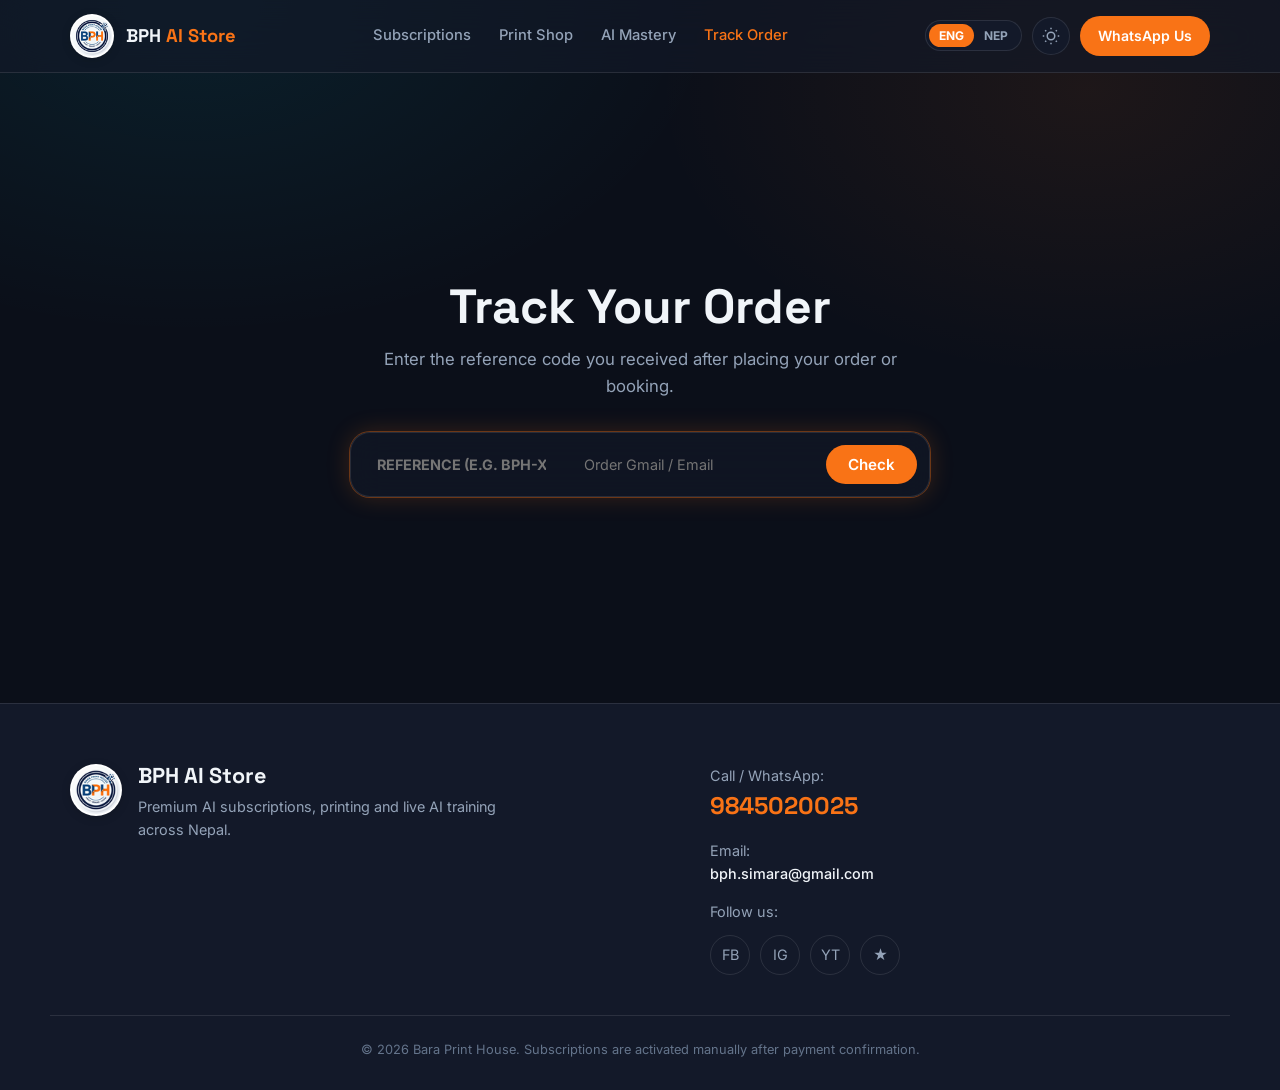
<file: track.html>
<!DOCTYPE html>
<html lang="en">
<head>
  <meta charset="UTF-8">
  <meta name="viewport" content="width=device-width, initial-scale=1.0">
  <title>Track Your Order — BPH AI Store</title>
  <meta name="description" content="Enter your order reference to see the status of your AI subscription or AI Mastery course booking.">
  <link rel="icon" type="image/png" href="assets/favicon.png">
  <link rel="stylesheet" href="css/styles.css">
</head>
<body>

  <!-- Site Header -->
  <header class="site-header">
    <div class="container header-inner">
      <a href="index.html" class="brand-logo">
        <img src="assets/bph-logo.png" alt="Bara Print House" class="brand-icon">
        <span class="brand-title">BPH <span>AI Store</span></span>
      </a>

      <nav class="nav-links">
        <a href="index.html#plans" class="nav-link" data-i18n="nav_subs">Subscriptions</a>
        <a href="printing.html" class="nav-link" data-i18n="nav_print">Print Shop</a>
        <a href="course.html" class="nav-link" data-i18n="nav_course">AI Mastery</a>
        <a href="track.html" class="nav-link active" data-i18n="nav_track">Track Order</a>
      </nav>

      <div class="header-actions">
        <!-- Language Switcher -->
        <div class="lang-toggle">
          <button type="button" class="lang-btn active" data-lang="en">ENG</button>
          <button type="button" class="lang-btn" data-lang="np">NEP</button>
        </div>

        <!-- Theme Toggle -->
        <button type="button" id="themeToggleBtn" class="icon-btn" aria-label="Toggle Theme">
          <svg width="18" height="18" viewBox="0 0 24 24" fill="none" stroke="currentColor" stroke-width="2"><circle cx="12" cy="12" r="5"></circle><line x1="12" y1="1" x2="12" y2="3"></line><line x1="12" y1="21" x2="12" y2="23"></line><line x1="4.22" y1="4.22" x2="5.64" y2="5.64"></line><line x1="18.36" y1="18.36" x2="19.78" y2="19.78"></line><line x1="1" y1="12" x2="3" y2="12"></line><line x1="21" y1="12" x2="23" y2="12"></line><line x1="4.22" y1="19.78" x2="5.64" y2="18.36"></line><line x1="18.36" y1="5.64" x2="19.78" y2="4.22"></line></svg>
        </button>

        <!-- WhatsApp Us -->
        <a href="https://wa.me/9779845020025" target="_blank" rel="noreferrer" class="btn-whatsapp">
          <span data-i18n="whatsapp_us">WhatsApp Us</span>
        </a>

        <!-- Mobile Menu Hamburger -->
        <button type="button" id="mobileMenuBtn" class="mobile-menu-btn" aria-label="Open Menu">
          ☰
        </button>
      </div>
    </div>
  </header>

  <main class="section" style="min-height: 70vh; display: flex; align-items: center;">
    <div class="container" style="max-width: 620px;">
      
      <div style="text-align: center; margin-bottom: 32px;">
        <h1 style="font-size: 3rem; margin-bottom: 12px;">Track Your Order</h1>
        <p style="color: var(--text-muted); font-size: 1.05rem;">
          Enter the reference code you received after placing your order or booking.
        </p>
      </div>

      <!-- Tracking Search Form -->
      <form id="trackOrderForm" class="glass glow-ring" style="border-radius: var(--radius-lg); padding: 12px; display: grid; grid-template-columns: 1.2fr 1.5fr auto; gap: 10px; align-items: center;">
        <input type="text" name="reference" required placeholder="REFERENCE (e.g. BPH-XXXXXX)" style="background: transparent; border: none; padding: 10px 14px; font-weight: 700; text-transform: uppercase; font-size: 0.9rem;" class="form-input">
        <input type="email" name="email" required placeholder="Order Gmail / Email" style="background: transparent; border: none; padding: 10px 14px; font-size: 0.9rem;" class="form-input">
        <button type="submit" class="btn-primary" style="padding: 10px 22px;">Check</button>
      </form>

      <!-- Tracking Results Card -->
      <div id="trackResult" class="glass glow-ring" style="display: none; margin-top: 30px; border-radius: var(--radius-lg); padding: 28px;">
        <!-- Filled dynamically by js/app.js -->
      </div>

    </div>
  </main>

  <!-- Site Footer -->
  <footer class="site-footer">
    <div class="container footer-grid">
      <div style="display: flex; gap: 16px; align-items: flex-start;">
        <img src="assets/bph-logo.png" alt="Bara Print House" class="brand-icon" style="width: 52px; height: 52px;">
        <div>
          <h4 style="font-size: 1.35rem; margin-bottom: 6px;">BPH AI Store</h4>
          <p style="color: var(--text-muted); font-size: 0.9rem; max-width: 380px;" data-i18n="footer_tag">
            Premium AI subscriptions, printing and live AI training across Nepal.
          </p>
        </div>
      </div>

      <div style="display: flex; flex-direction: column; gap: 14px; font-size: 0.9rem;">
        <div>
          <span style="color: var(--text-muted);" data-i18n="call_whatsapp">Call / WhatsApp:</span><br>
          <a href="tel:9845020025" style="font-family: var(--font-display); font-size: 1.5rem; font-weight: 700; color: var(--primary);">
            9845020025
          </a>
        </div>
        <div>
          <span style="color: var(--text-muted);" data-i18n="email">Email:</span><br>
          <a href="mailto:bph.simara@gmail.com" style="color: var(--text-main); font-weight: 500;">
            bph.simara@gmail.com
          </a>
        </div>
        <div>
          <span style="color: var(--text-muted);" data-i18n="follow">Follow us:</span>
          <div class="footer-socials">
            <a href="https://www.facebook.com/profile.php?id=61593131223547" target="_blank" rel="noreferrer" class="social-link" title="Facebook">FB</a>
            <a href="https://www.instagram.com/baraprinthouse/" target="_blank" rel="noreferrer" class="social-link" title="Instagram">IG</a>
            <a href="https://youtube.com/@baraprinthouse" target="_blank" rel="noreferrer" class="social-link" title="YouTube">YT</a>
            <a href="https://g.page/r/CXNHZ5RWGNJfEAE/review" target="_blank" rel="noreferrer" class="social-link" title="Google Review">★</a>
          </div>
        </div>
      </div>
    </div>

    <div class="container footer-bottom">
      © <span id="curYear"></span> Bara Print House. Subscriptions are activated manually after payment confirmation.
    </div>
  </footer>

  <script src="js/app.js"></script>
  <script>
    document.getElementById("curYear").textContent = new Date().getFullYear();
  </script>
</body>
</html>
</file>
<file: css/styles.css>
/* ==========================================================================
   Bara Print House (BPH AI Store) - Modern Stylesheet
   Pure HTML, CSS & JavaScript Implementation
   ========================================================================== */

@import url('https://fonts.googleapis.com/css2?family=Inter:wght@400;500;600;700&family=Space+Grotesk:wght@500;600;700;800&display=swap');

:root {
  --font-display: 'Space Grotesk', -apple-system, BlinkMacSystemFont, 'Segoe UI', Roboto, sans-serif;
  --font-sans: 'Inter', -apple-system, BlinkMacSystemFont, 'Segoe UI', Roboto, sans-serif;

  /* Dark theme (default) */
  --bg-color: #0b0f19;
  --bg-gradient-1: rgba(0, 229, 255, 0.08);
  --bg-gradient-2: rgba(249, 115, 22, 0.08);
  --surface: #131929;
  --surface-hover: #192238;
  --surface-border: rgba(255, 255, 255, 0.1);
  --card-bg: rgba(19, 25, 41, 0.75);
  --glass-bg: rgba(19, 25, 41, 0.65);
  
  --text-main: #f1f5f9;
  --text-muted: #94a3b8;
  --text-dim: #64748b;

  --primary: #f97316;
  --primary-hover: #ea580c;
  --primary-rgb: 249, 115, 22;
  --primary-fg: #ffffff;

  --accent: #00e5ff;
  --accent-rgb: 0, 229, 255;
  --accent-fg: #0b0f19;

  --neon: #38bdf8;
  --glow: rgba(249, 115, 22, 0.28);
  --border-color: rgba(255, 255, 255, 0.1);
  --input-bg: rgba(15, 23, 42, 0.6);

  --radius-sm: 8px;
  --radius-md: 14px;
  --radius-lg: 20px;
  --radius-xl: 28px;
  --radius-full: 9999px;

  --shadow-subtle: 0 4px 20px rgba(0, 0, 0, 0.25);
  --shadow-card: 0 10px 30px -10px rgba(0, 0, 0, 0.5);
  --shadow-glow: 0 0 25px rgba(249, 115, 22, 0.2);
}

html.light {
  --bg-color: #f8fafc;
  --bg-gradient-1: rgba(0, 166, 255, 0.08);
  --bg-gradient-2: rgba(249, 115, 22, 0.08);
  --surface: #ffffff;
  --surface-hover: #f1f5f9;
  --surface-border: rgba(0, 0, 0, 0.08);
  --card-bg: rgba(255, 255, 255, 0.85);
  --glass-bg: rgba(255, 255, 255, 0.8);
  
  --text-main: #0f172a;
  --text-muted: #475569;
  --text-dim: #94a3b8;

  --primary: #f97316;
  --primary-hover: #ea580c;
  --primary-fg: #ffffff;

  --accent: #0284c7;
  --accent-rgb: 2, 132, 199;
  --accent-fg: #ffffff;

  --neon: #0369a1;
  --glow: rgba(249, 115, 22, 0.18);
  --border-color: rgba(0, 0, 0, 0.09);
  --input-bg: #f8fafc;

  --shadow-subtle: 0 4px 20px rgba(0, 0, 0, 0.05);
  --shadow-card: 0 12px 30px -10px rgba(0, 0, 0, 0.08);
  --shadow-glow: 0 0 25px rgba(249, 115, 22, 0.15);
}

/* Base resets */
*, *::before, *::after {
  box-sizing: border-box;
  margin: 0;
  padding: 0;
}

body {
  font-family: var(--font-sans);
  background-color: var(--bg-color);
  color: var(--text-main);
  line-height: 1.6;
  background-image: 
    radial-gradient(55rem 35rem at 15% 0%, var(--bg-gradient-1), transparent 60%),
    radial-gradient(45rem 30rem at 85% 10%, var(--bg-gradient-2), transparent 60%);
  background-attachment: fixed;
  overflow-x: hidden;
  transition: background-color 0.3s ease, color 0.3s ease;
  min-height: 100vh;
  display: flex;
  flex-direction: column;
}

h1, h2, h3, h4, h5, h6 {
  font-family: var(--font-display);
  font-weight: 700;
  line-height: 1.15;
  color: var(--text-main);
}

a {
  color: inherit;
  text-decoration: none;
}

button, input, textarea, select {
  font-family: inherit;
  color: inherit;
}

/* Utilities */
.container {
  width: 100%;
  max-width: 1180px;
  margin: 0 auto;
  padding: 0 20px;
}

.text-gradient {
  background: linear-gradient(110deg, var(--primary) 0%, var(--accent) 50%, #f43f5e 100%);
  -webkit-background-clip: text;
  -webkit-text-fill-color: transparent;
}

.glass {
  background: var(--glass-bg);
  backdrop-filter: blur(16px);
  -webkit-backdrop-filter: blur(16px);
  border: 1px solid var(--surface-border);
}

.glow-ring {
  box-shadow: 0 0 0 1px rgba(var(--primary-rgb), 0.35), var(--shadow-glow);
}

.grid-floor {
  position: absolute;
  inset: 0;
  background-image: 
    linear-gradient(to right, rgba(0, 229, 255, 0.08) 1px, transparent 1px),
    linear-gradient(to bottom, rgba(0, 229, 255, 0.08) 1px, transparent 1px);
  background-size: 52px 52px;
  mask-image: linear-gradient(to bottom, black 30%, transparent 95%);
  -webkit-mask-image: linear-gradient(to bottom, black 30%, transparent 95%);
  pointer-events: none;
}

/* Header */
.site-header {
  position: sticky;
  top: 0;
  z-index: 100;
  background: var(--glass-bg);
  backdrop-filter: blur(20px);
  -webkit-backdrop-filter: blur(20px);
  border-bottom: 1px solid var(--border-color);
  transition: all 0.3s ease;
}

.header-inner {
  display: flex;
  align-items: center;
  justify-content: space-between;
  height: 72px;
}

.brand-logo {
  display: flex;
  align-items: center;
  gap: 12px;
  font-family: var(--font-display);
  font-size: 1.15rem;
  font-weight: 700;
}

.brand-icon {
  width: 44px;
  height: 44px;
  border-radius: 50%;
  object-fit: cover;
  background: #ffffff;
  padding: 2px;
  box-shadow: 0 2px 10px rgba(0,0,0,0.15);
}

.brand-title span {
  color: var(--primary);
}

.nav-links {
  display: flex;
  align-items: center;
  gap: 28px;
}

.nav-link {
  font-size: 0.92rem;
  font-weight: 500;
  color: var(--text-muted);
  transition: color 0.2s ease;
  position: relative;
}

.nav-link:hover, .nav-link.active {
  color: var(--primary);
}

.header-actions {
  display: flex;
  align-items: center;
  gap: 10px;
}

/* Lang Switcher */
.lang-toggle {
  display: flex;
  align-items: center;
  border-radius: var(--radius-full);
  border: 1px solid var(--border-color);
  background: var(--surface);
  padding: 3px;
}

.lang-btn {
  background: transparent;
  border: none;
  padding: 4px 10px;
  border-radius: var(--radius-full);
  font-size: 0.75rem;
  font-weight: 700;
  color: var(--text-muted);
  cursor: pointer;
  transition: all 0.2s;
}

.lang-btn.active {
  background: var(--primary);
  color: var(--primary-fg);
}

/* Theme Toggle */
.icon-btn {
  width: 38px;
  height: 38px;
  border-radius: 50%;
  border: 1px solid var(--border-color);
  background: var(--surface);
  color: var(--text-muted);
  display: flex;
  align-items: center;
  justify-content: center;
  cursor: pointer;
  transition: all 0.2s;
}

.icon-btn:hover {
  color: var(--primary);
  border-color: var(--primary);
}

.btn-whatsapp {
  display: inline-flex;
  align-items: center;
  gap: 8px;
  background: var(--primary);
  color: var(--primary-fg);
  padding: 9px 18px;
  border-radius: var(--radius-full);
  font-size: 0.88rem;
  font-weight: 600;
  transition: transform 0.2s ease, background-color 0.2s;
}

.btn-whatsapp:hover {
  transform: translateY(-1px) scale(1.02);
  background: var(--primary-hover);
}

.mobile-menu-btn {
  display: none;
  background: none;
  border: none;
  color: var(--text-main);
  font-size: 1.5rem;
  cursor: pointer;
}

/* Hero Section */
.hero-section {
  position: relative;
  padding: 80px 0 100px;
  overflow: hidden;
}

.hero-grid {
  display: grid;
  grid-template-columns: 1.15fr 0.85fr;
  align-items: center;
  gap: 50px;
  position: relative;
  z-index: 2;
}

.hero-badge {
  display: inline-flex;
  align-items: center;
  gap: 8px;
  padding: 6px 16px;
  border-radius: var(--radius-full);
  background: rgba(var(--primary-rgb), 0.12);
  border: 1px solid rgba(var(--primary-rgb), 0.3);
  color: var(--primary);
  font-size: 0.75rem;
  font-weight: 700;
  text-transform: uppercase;
  letter-spacing: 0.12em;
}

.hero-title {
  font-size: 4rem;
  margin: 20px 0 18px;
  letter-spacing: -0.03em;
}

.hero-desc {
  font-size: 1.15rem;
  color: var(--text-muted);
  max-width: 520px;
  margin-bottom: 32px;
}

.hero-buttons {
  display: flex;
  flex-wrap: wrap;
  gap: 14px;
  margin-bottom: 44px;
}

.btn-primary {
  display: inline-flex;
  align-items: center;
  justify-content: center;
  background: var(--primary);
  color: var(--primary-fg);
  padding: 13px 26px;
  border-radius: var(--radius-full);
  font-weight: 600;
  font-size: 0.95rem;
  border: none;
  cursor: pointer;
  transition: all 0.2s ease;
}

.btn-primary:hover {
  background: var(--primary-hover);
  transform: translateY(-2px);
  box-shadow: 0 8px 20px rgba(var(--primary-rgb), 0.3);
}

.btn-secondary {
  display: inline-flex;
  align-items: center;
  justify-content: center;
  background: var(--surface);
  color: var(--text-main);
  padding: 13px 26px;
  border-radius: var(--radius-full);
  font-weight: 600;
  font-size: 0.95rem;
  border: 1px solid var(--border-color);
  cursor: pointer;
  transition: all 0.2s ease;
}

.btn-secondary:hover {
  background: var(--surface-hover);
  border-color: var(--primary);
  color: var(--primary);
}

.hero-stats {
  display: flex;
  gap: 36px;
  border-top: 1px solid var(--border-color);
  padding-top: 28px;
}

.stat-item .stat-num {
  font-family: var(--font-display);
  font-size: 1.6rem;
  font-weight: 700;
  color: var(--primary);
}

.stat-item .stat-label {
  font-size: 0.75rem;
  text-transform: uppercase;
  letter-spacing: 0.1em;
  color: var(--text-muted);
}

/* 3D Floating Hero Card */
.scene-3d {
  perspective: 1200px;
}

.tilt-card {
  transition: transform 0.25s ease-out, box-shadow 0.25s ease;
  transform-style: preserve-3d;
}

.floating-hero-card {
  animation: float 6s ease-in-out infinite;
  border-radius: var(--radius-xl);
  padding: 32px;
}

@keyframes float {
  0%, 100% { transform: translateY(0px) rotate(-1deg); }
  50% { transform: translateY(-16px) rotate(1.5deg); }
}

.hero-card-header {
  display: flex;
  align-items: center;
  justify-content: space-between;
}

.badge-pill {
  padding: 4px 12px;
  border-radius: var(--radius-full);
  font-size: 0.72rem;
  font-weight: 700;
  text-transform: uppercase;
  letter-spacing: 0.1em;
}

.badge-accent {
  background: rgba(var(--accent-rgb), 0.18);
  color: var(--accent);
  border: 1px solid rgba(var(--accent-rgb), 0.35);
}

.hero-card-price {
  font-family: var(--font-display);
  font-size: 3.2rem;
  font-weight: 800;
  margin: 18px 0 2px;
  color: var(--text-main);
}

.hero-card-sub {
  color: var(--text-muted);
  font-size: 0.9rem;
}

.hero-card-grid {
  display: grid;
  grid-template-columns: 1fr 1fr;
  gap: 10px;
  margin-top: 24px;
}

.card-feature-box {
  background: rgba(0, 0, 0, 0.15);
  border: 1px solid var(--border-color);
  padding: 12px;
  border-radius: var(--radius-md);
  font-size: 0.85rem;
  font-weight: 500;
}

/* Plans Section */
.section {
  padding: 90px 0;
  position: relative;
}

.section-head {
  display: flex;
  align-items: flex-end;
  justify-content: space-between;
  margin-bottom: 50px;
  gap: 24px;
  flex-wrap: wrap;
}

.section-title {
  font-size: 2.6rem;
  margin-bottom: 8px;
}

.section-subtitle {
  color: var(--text-muted);
  font-size: 1.05rem;
}

/* Billing Cycle Switch */
.cycle-toggle {
  display: flex;
  align-items: center;
  background: var(--surface);
  border: 1px solid var(--border-color);
  border-radius: var(--radius-full);
  padding: 4px;
}

.cycle-btn {
  background: transparent;
  border: none;
  padding: 8px 22px;
  border-radius: var(--radius-full);
  font-size: 0.88rem;
  font-weight: 600;
  color: var(--text-muted);
  cursor: pointer;
  transition: all 0.25s;
}

.cycle-btn.active {
  background: var(--primary);
  color: var(--primary-fg);
  box-shadow: 0 4px 12px rgba(var(--primary-rgb), 0.35);
}

.save-badge {
  font-size: 0.72rem;
  opacity: 0.9;
  margin-left: 4px;
}

/* Plans Grid */
.plans-grid {
  display: grid;
  grid-template-columns: repeat(auto-fit, minmax(320px, 1fr));
  gap: 26px;
}

.plan-card {
  position: relative;
  background: var(--card-bg);
  border: 1px solid var(--surface-border);
  border-radius: var(--radius-xl);
  padding: 30px;
  display: flex;
  flex-direction: column;
  height: 100%;
  transition: transform 0.3s ease, border-color 0.3s, box-shadow 0.3s;
  overflow: hidden;
}

.plan-card:hover {
  transform: translateY(-6px);
  border-color: var(--primary);
  box-shadow: 0 16px 36px -10px var(--glow);
}

.plan-top-accent {
  position: absolute;
  top: 0;
  left: 0;
  right: 0;
  height: 4px;
}

.plan-header {
  display: flex;
  align-items: center;
  justify-content: space-between;
  margin-bottom: 18px;
}

.plan-icon {
  width: 44px;
  height: 44px;
  border-radius: var(--radius-md);
  display: flex;
  align-items: center;
  justify-content: center;
  font-family: var(--font-display);
  font-weight: 700;
  font-size: 1rem;
}

.plan-name {
  font-size: 1.45rem;
  margin-bottom: 4px;
}

.plan-tagline {
  color: var(--text-muted);
  font-size: 0.85rem;
  min-height: 42px;
}

.plan-price-wrap {
  margin: 20px 0;
  display: flex;
  align-items: baseline;
  gap: 6px;
}

.plan-price {
  font-family: var(--font-display);
  font-size: 2.3rem;
  font-weight: 700;
  color: var(--text-main);
  transition: all 0.2s;
}

.plan-period {
  color: var(--text-muted);
  font-size: 0.9rem;
}

.plan-features {
  list-style: none;
  margin-bottom: 30px;
  flex-grow: 1;
}

.plan-features li {
  display: flex;
  align-items: flex-start;
  gap: 10px;
  color: var(--text-muted);
  font-size: 0.88rem;
  margin-bottom: 10px;
}

.bullet-dot {
  width: 6px;
  height: 6px;
  border-radius: 50%;
  background: var(--primary);
  margin-top: 7px;
  flex-shrink: 0;
}

.plan-card .btn-buy {
  width: 100%;
}

/* Course Highlight Banner */
.course-banner {
  border-radius: var(--radius-xl);
  padding: 44px;
  position: relative;
  overflow: hidden;
  margin-top: 40px;
}

.course-glow {
  position: absolute;
  top: -80px;
  right: -80px;
  width: 320px;
  height: 320px;
  border-radius: 50%;
  background: rgba(var(--accent-rgb), 0.2);
  filter: blur(80px);
  pointer-events: none;
}

.course-grid {
  display: grid;
  grid-template-columns: 1.3fr 0.7fr;
  gap: 40px;
  align-items: center;
  position: relative;
  z-index: 2;
}

.course-pricing-box {
  background: rgba(0, 0, 0, 0.2);
  border: 1px solid var(--border-color);
  border-radius: var(--radius-lg);
  padding: 32px;
  text-align: center;
  display: flex;
  flex-direction: column;
  gap: 14px;
}

/* Print Shop Preview / Section */
.print-filter-wrap {
  display: flex;
  flex-wrap: wrap;
  gap: 10px;
  justify-content: center;
  margin: 36px 0 46px;
}

.filter-pill {
  padding: 8px 20px;
  border-radius: var(--radius-full);
  border: 1px solid var(--border-color);
  background: var(--surface);
  color: var(--text-muted);
  font-size: 0.88rem;
  font-weight: 600;
  cursor: pointer;
  transition: all 0.2s;
}

.filter-pill.active, .filter-pill:hover {
  background: var(--primary);
  color: var(--primary-fg);
  border-color: var(--primary);
}

.print-grid {
  display: grid;
  grid-template-columns: repeat(auto-fill, minmax(260px, 1fr));
  gap: 24px;
}

.print-card {
  background: var(--card-bg);
  border: 1px solid var(--surface-border);
  border-radius: var(--radius-lg);
  overflow: hidden;
  transition: all 0.3s ease;
  display: flex;
  flex-direction: column;
}

.print-card:hover {
  transform: translateY(-5px);
  border-color: var(--primary);
  box-shadow: 0 12px 30px -10px var(--glow);
}

.print-img-wrap {
  position: relative;
  width: 100%;
  aspect-ratio: 4/3;
  overflow: hidden;
  background: #1e293b;
}

.print-img-wrap img {
  width: 100%;
  height: 100%;
  object-fit: cover;
  transition: transform 0.4s ease;
}

.print-card:hover .print-img-wrap img {
  transform: scale(1.05);
}

.print-cat-badge {
  position: absolute;
  top: 10px;
  left: 10px;
  background: var(--primary);
  color: var(--primary-fg);
  font-size: 0.68rem;
  font-weight: 700;
  text-transform: uppercase;
  padding: 4px 10px;
  border-radius: var(--radius-full);
  letter-spacing: 0.08em;
}

.print-body {
  padding: 20px;
  display: flex;
  flex-direction: column;
  flex-grow: 1;
}

.print-title {
  font-size: 1.15rem;
  margin-bottom: 6px;
}

.print-desc {
  font-size: 0.82rem;
  color: var(--text-muted);
  line-height: 1.4;
  margin-bottom: 12px;
}

.color-chips {
  display: flex;
  align-items: center;
  gap: 6px;
  margin-bottom: 14px;
}

.color-chip {
  font-size: 0.7rem;
  padding: 2px 8px;
  border-radius: var(--radius-full);
  border: 1px solid var(--border-color);
  background: var(--surface);
  font-weight: 600;
}

.print-footer {
  margin-top: auto;
  display: flex;
  align-items: center;
  justify-content: space-between;
  padding-top: 14px;
  border-top: 1px solid var(--border-color);
}

.print-price {
  font-family: var(--font-display);
  font-weight: 700;
  font-size: 1.15rem;
  color: var(--primary);
}

.print-unit {
  font-size: 0.72rem;
  color: var(--text-muted);
  font-weight: 400;
}

/* Modals & Dialogs */
.modal-overlay {
  position: fixed;
  inset: 0;
  z-index: 1000;
  background: rgba(0, 0, 0, 0.75);
  backdrop-filter: blur(8px);
  -webkit-backdrop-filter: blur(8px);
  display: flex;
  align-items: center;
  justify-content: center;
  padding: 20px;
  opacity: 0;
  visibility: hidden;
  transition: opacity 0.25s ease, visibility 0.25s ease;
}

.modal-overlay.active {
  opacity: 1;
  visibility: visible;
}

.modal-content {
  background: var(--surface);
  border: 1px solid var(--border-color);
  border-radius: var(--radius-xl);
  max-width: 520px;
  width: 100%;
  max-height: 90vh;
  overflow-y: auto;
  padding: 30px;
  position: relative;
  transform: scale(0.92);
  transition: transform 0.25s ease;
  box-shadow: 0 25px 60px -15px rgba(0, 0, 0, 0.6);
}

.modal-overlay.active .modal-content {
  transform: scale(1);
}

.modal-close-btn {
  position: absolute;
  top: 18px;
  right: 18px;
  background: none;
  border: none;
  color: var(--text-muted);
  font-size: 1.4rem;
  cursor: pointer;
  line-height: 1;
}

.qr-box {
  background: rgba(0, 0, 0, 0.15);
  border: 1px solid var(--border-color);
  border-radius: var(--radius-lg);
  padding: 20px;
  text-align: center;
  margin: 18px 0 22px;
}

.qr-box img {
  width: 200px;
  max-width: 100%;
  border-radius: 12px;
  background: #ffffff;
  padding: 8px;
  box-shadow: 0 4px 15px rgba(0, 0, 0, 0.15);
  margin: 10px auto;
  display: block;
}

.form-group {
  margin-bottom: 14px;
}

.form-row {
  display: grid;
  grid-template-columns: 1fr 1fr;
  gap: 12px;
}

.form-label {
  display: block;
  font-size: 0.82rem;
  font-weight: 600;
  margin-bottom: 5px;
  color: var(--text-muted);
}

.form-input, .form-select, .form-textarea {
  width: 100%;
  background: var(--input-bg);
  border: 1px solid var(--border-color);
  border-radius: var(--radius-md);
  padding: 10px 14px;
  font-size: 0.9rem;
  color: var(--text-main);
  transition: border-color 0.2s;
}

.form-input:focus, .form-select:focus, .form-textarea:focus {
  outline: none;
  border-color: var(--primary);
}

/* Footer */
.site-footer {
  margin-top: auto;
  border-top: 1px solid var(--border-color);
  padding: 60px 0 30px;
  background: var(--surface);
}

.footer-grid {
  display: grid;
  grid-template-columns: 1.2fr 1fr;
  gap: 40px;
  justify-content: space-between;
  margin-bottom: 40px;
}

.footer-socials {
  display: flex;
  gap: 10px;
  margin-top: 12px;
}

.social-link {
  width: 40px;
  height: 40px;
  border-radius: 50%;
  border: 1px solid var(--border-color);
  display: flex;
  align-items: center;
  justify-content: center;
  color: var(--text-muted);
  transition: all 0.2s;
}

.social-link:hover {
  border-color: var(--primary);
  color: var(--primary);
  transform: translateY(-2px);
}

.footer-bottom {
  border-top: 1px solid var(--border-color);
  padding-top: 24px;
  text-align: center;
  font-size: 0.8rem;
  color: var(--text-dim);
}

/* Responsive */
@media (max-width: 900px) {
  .hero-grid {
    grid-template-columns: 1fr;
    text-align: center;
  }
  .hero-desc {
    margin: 0 auto 30px;
  }
  .hero-buttons {
    justify-content: center;
  }
  .hero-stats {
    justify-content: center;
  }
  .course-grid {
    grid-template-columns: 1fr;
  }
  .footer-grid {
    grid-template-columns: 1fr;
  }
}

@media (max-width: 768px) {
  .hero-title {
    font-size: 2.8rem;
  }
  .nav-links {
    display: none;
  }
  .mobile-menu-btn {
    display: block;
  }
  .mobile-nav-open .nav-links {
    display: flex;
    flex-direction: column;
    position: absolute;
    top: 72px;
    left: 0;
    right: 0;
    background: var(--surface);
    border-bottom: 1px solid var(--border-color);
    padding: 24px;
    gap: 18px;
  }
  .form-row {
    grid-template-columns: 1fr;
  }
}
</file>
